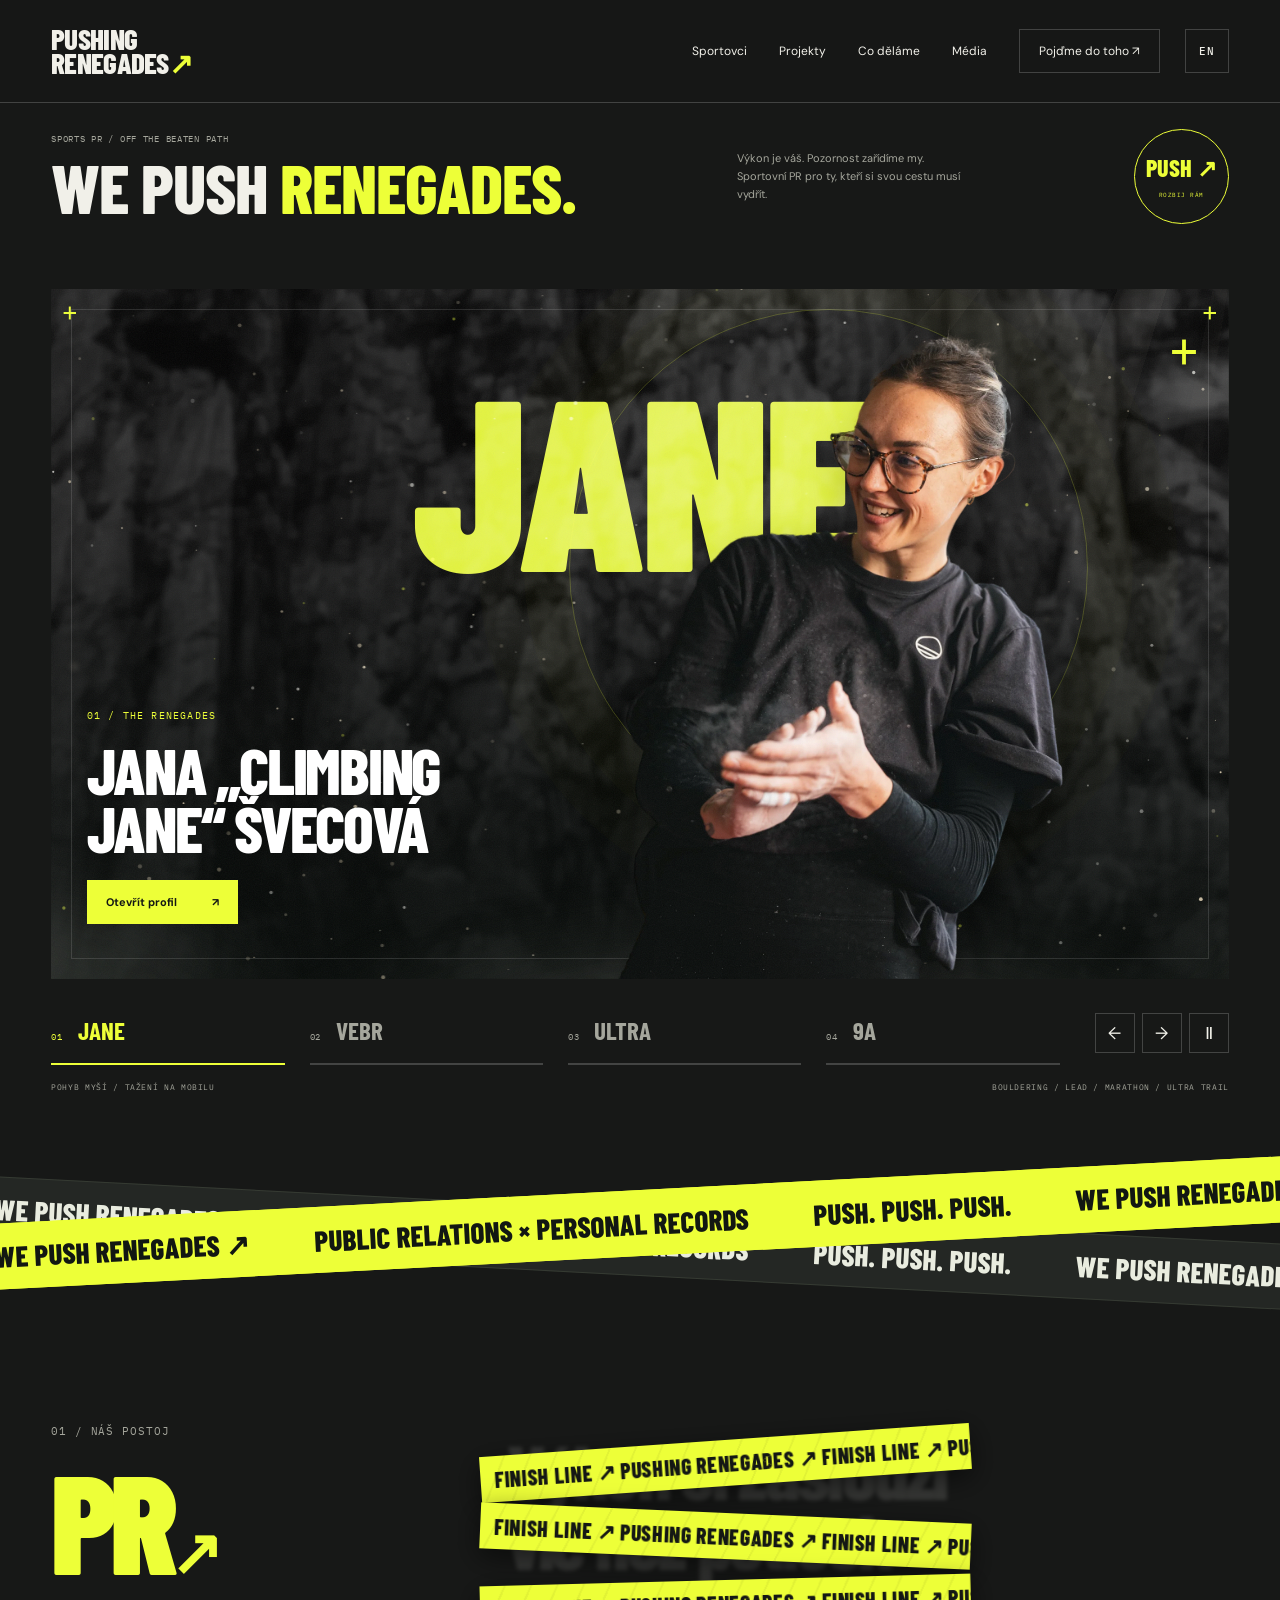
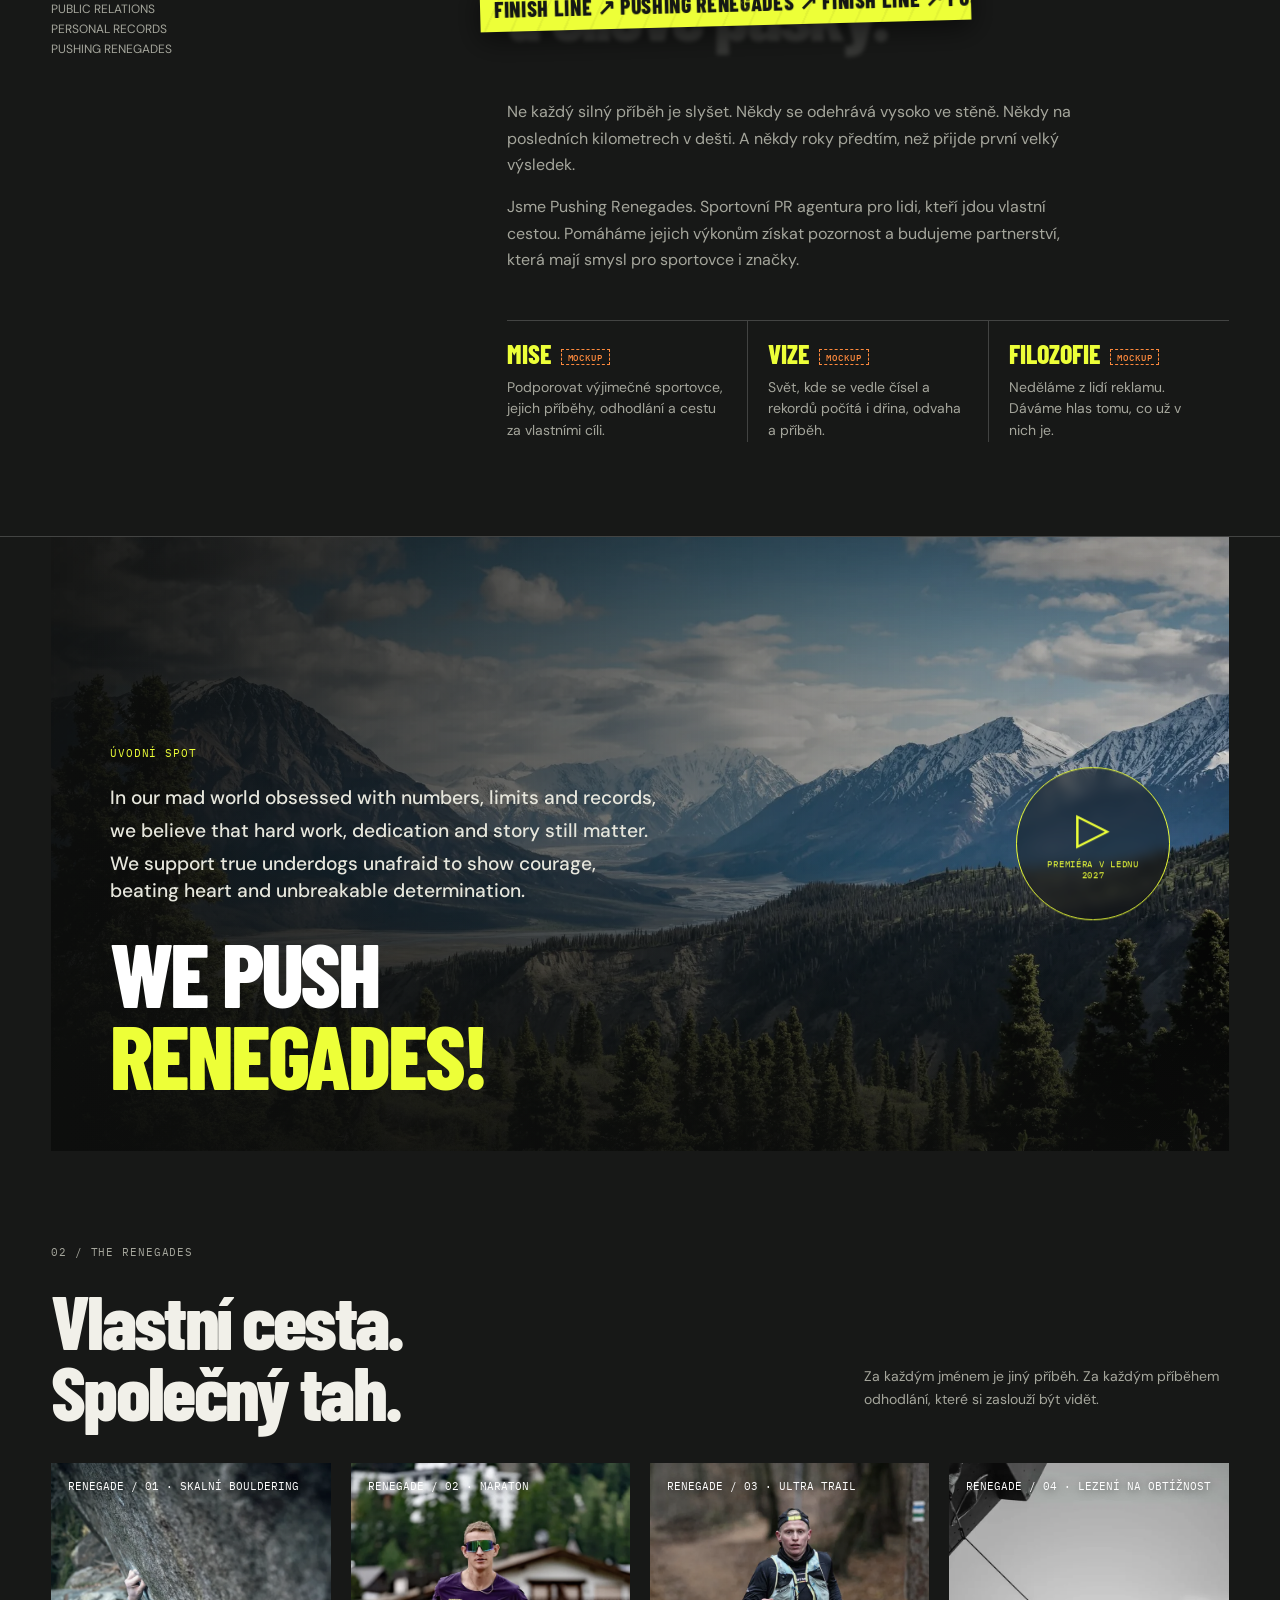
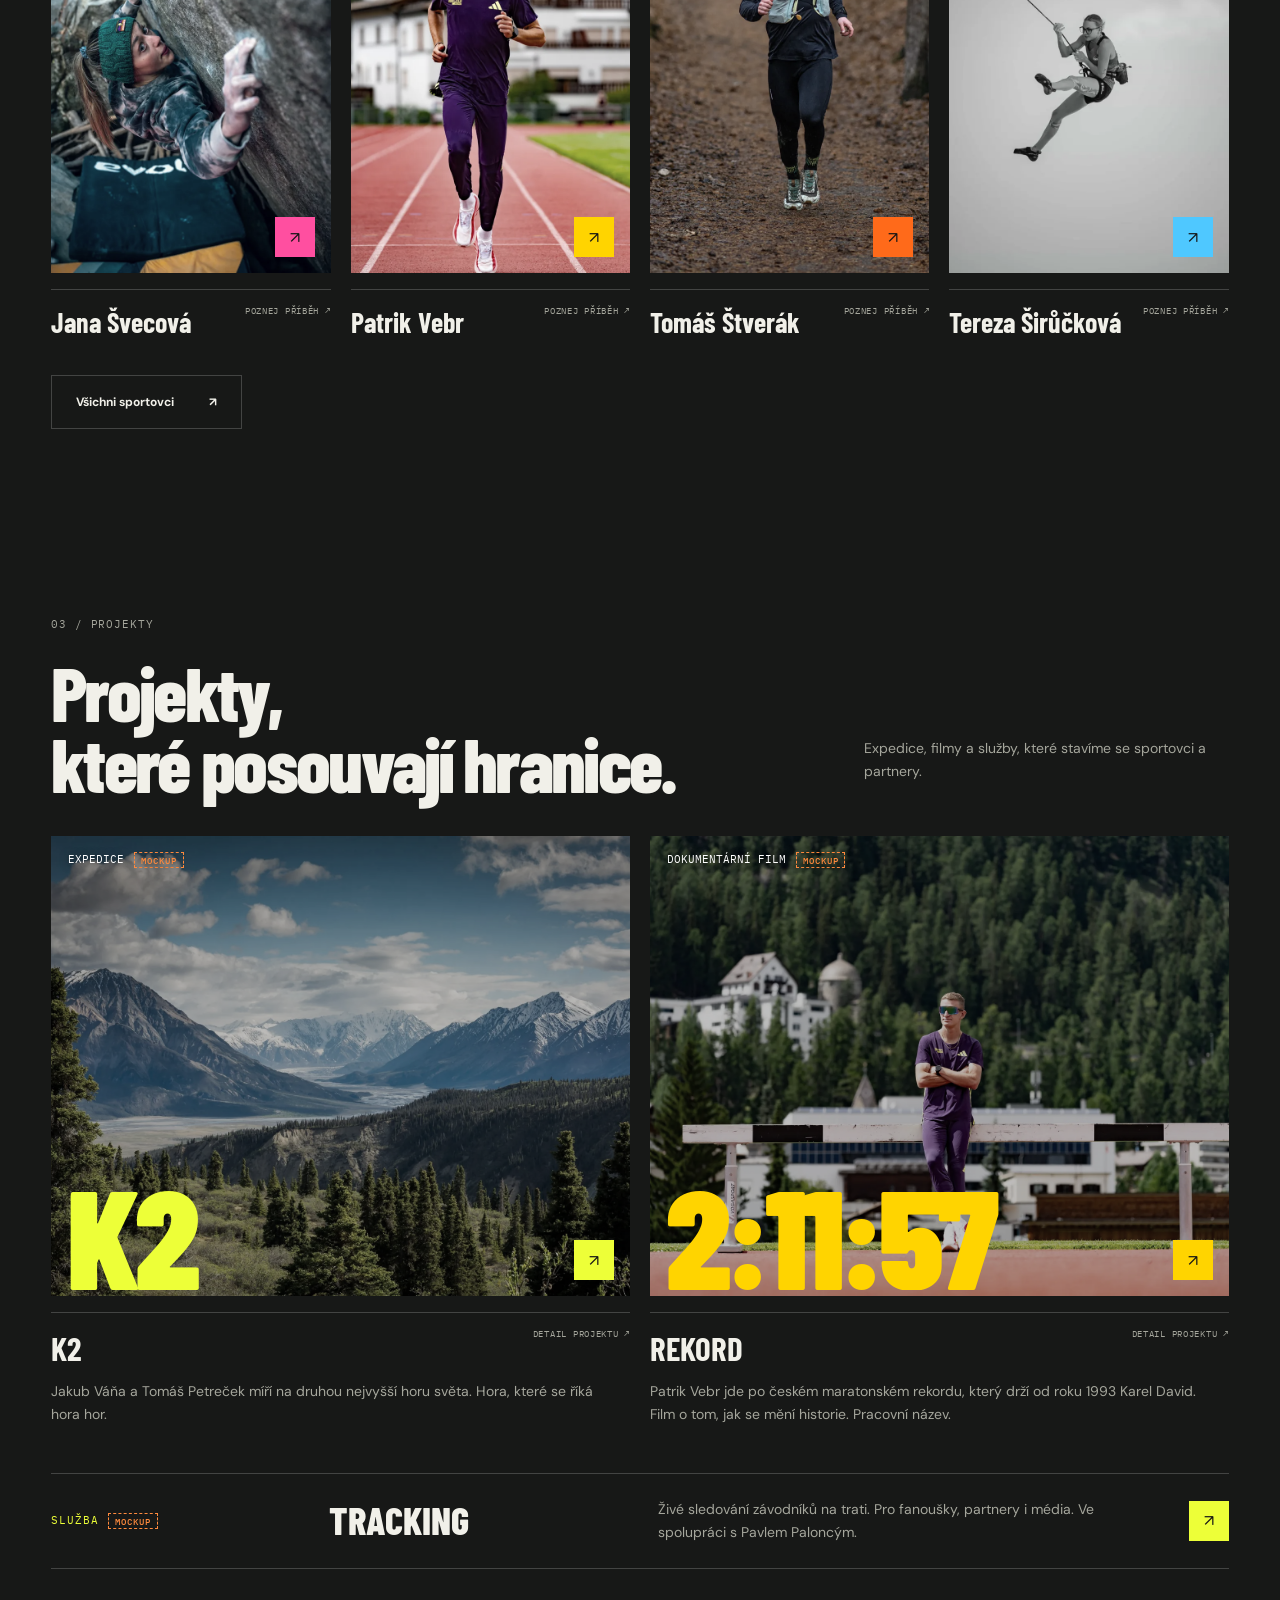
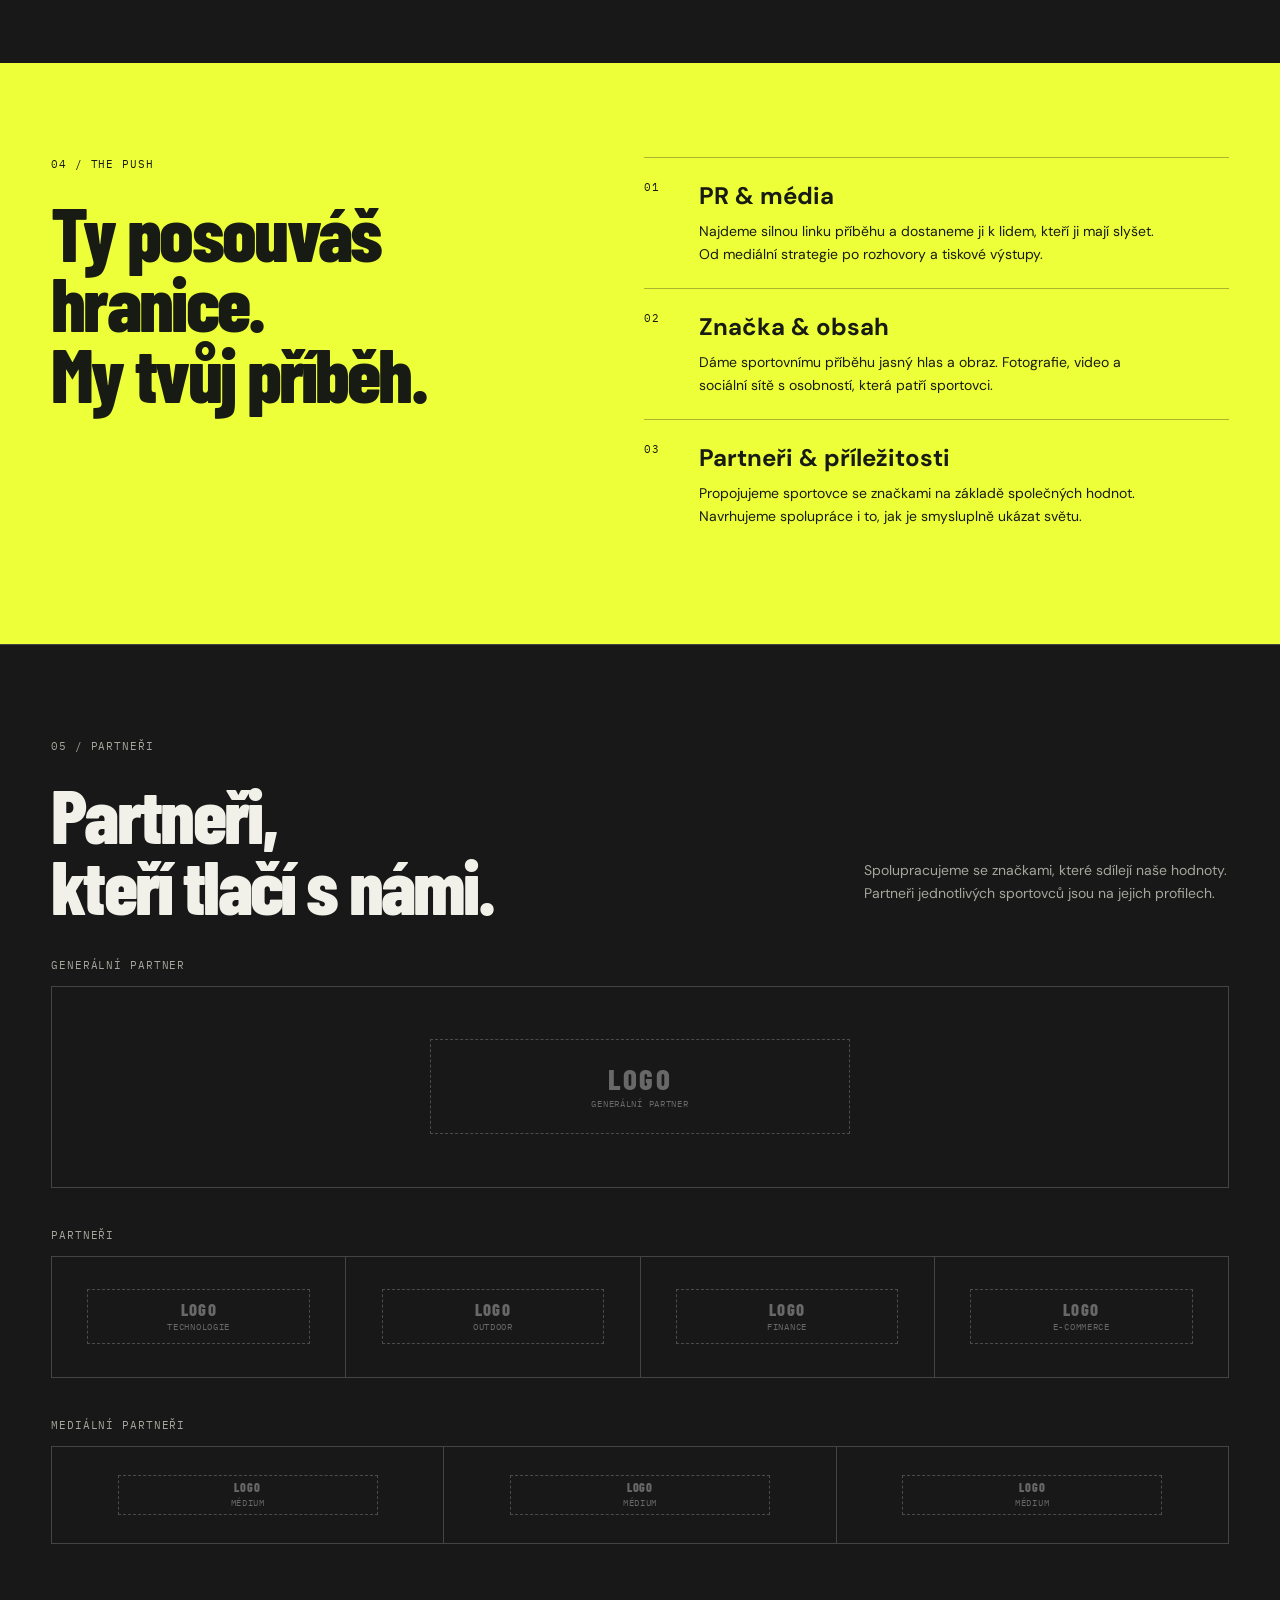
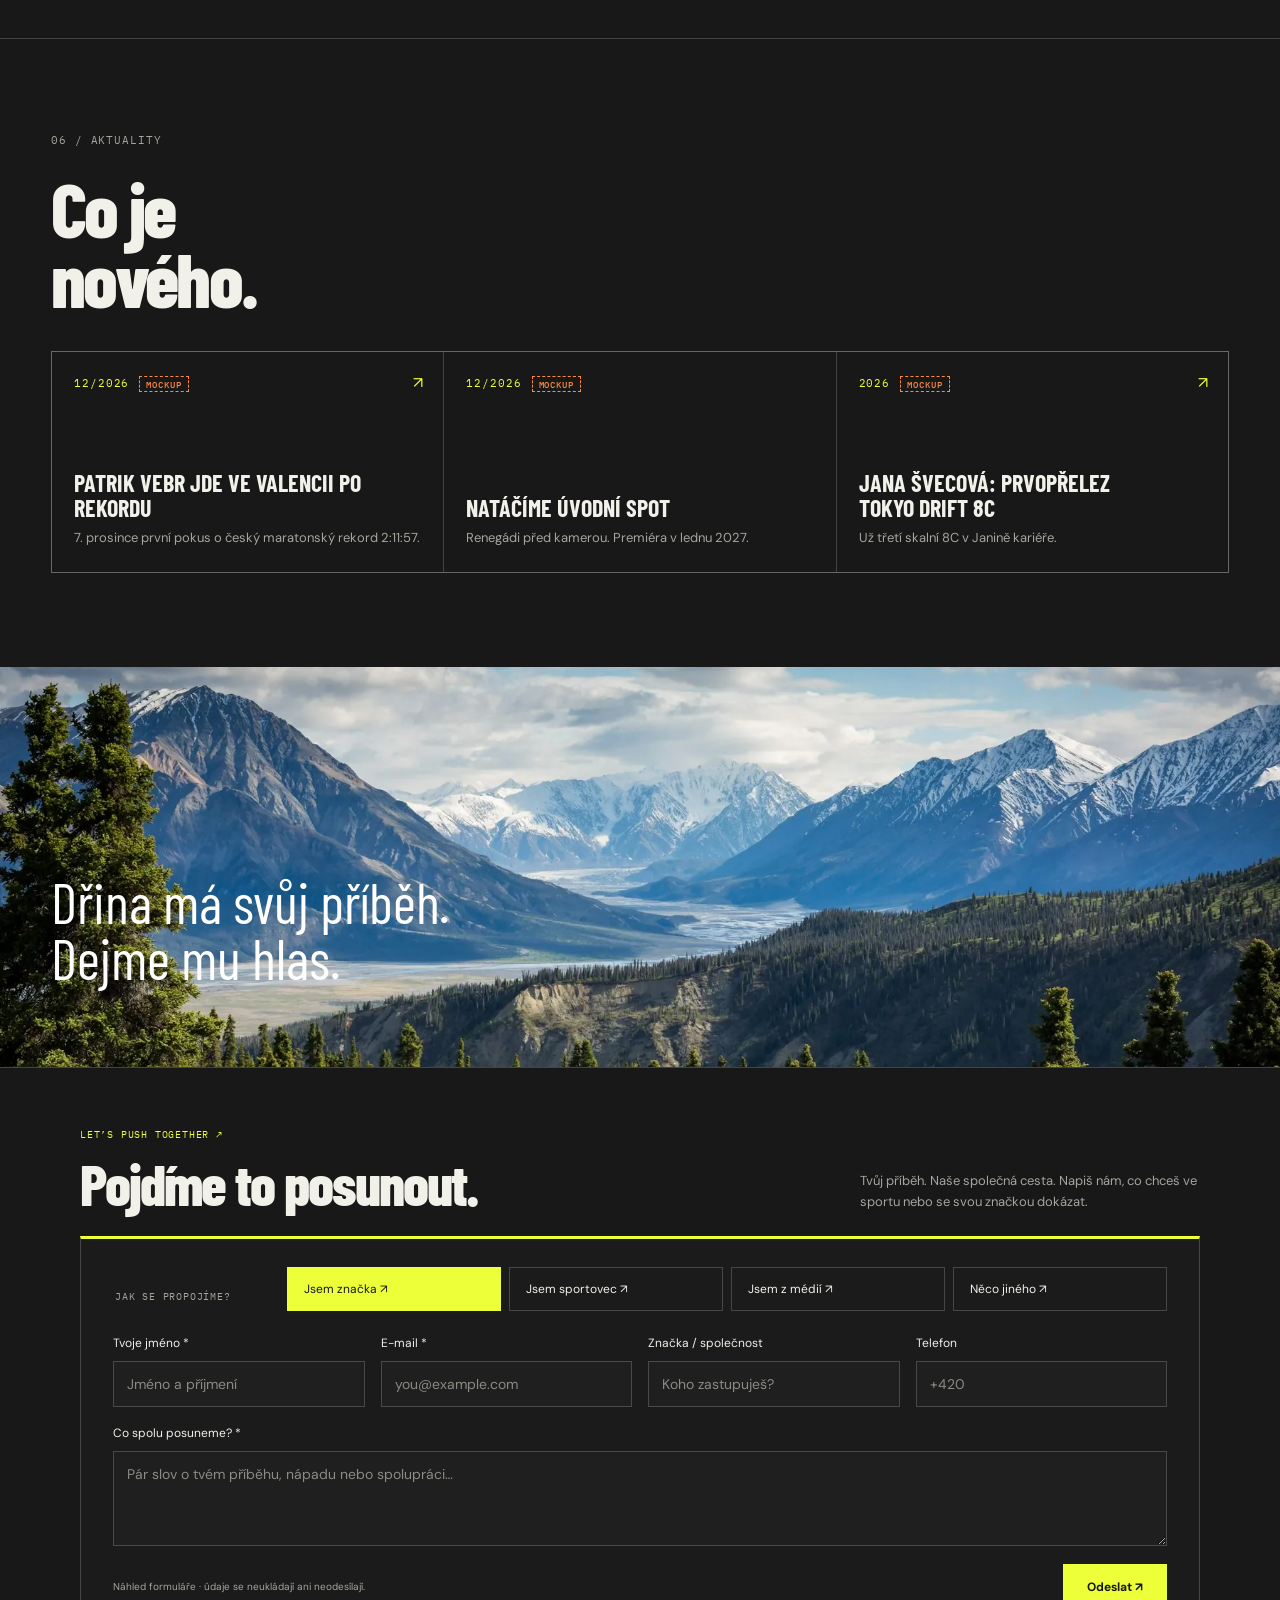
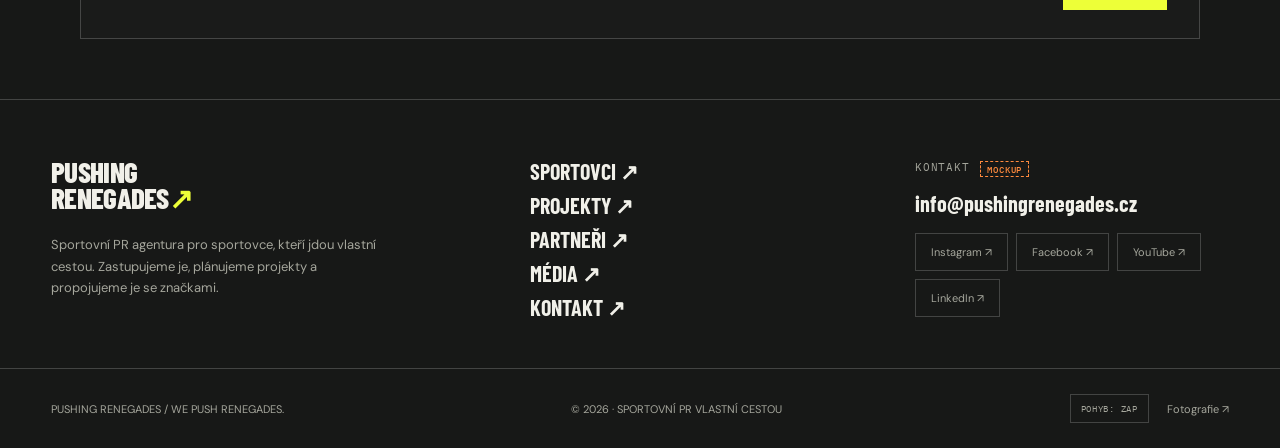
<file: web/index.html>
<!doctype html>
<html lang="cs">
<head>
  <meta charset="utf-8">
  <meta name="viewport" content="width=device-width,initial-scale=1">
  <title>Pushing Renegades</title>
  <meta name="description" content="Pushing Renegades. Sportovní PR, příběhy sportovců a partnerství se značkami.">
  <meta name="theme-color" content="#171817">
  <link rel="preconnect" href="https://fonts.googleapis.com">
  <link rel="preconnect" href="https://fonts.gstatic.com" crossorigin>
  <link rel="stylesheet" href="https://fonts.googleapis.com/css2?family=Barlow+Condensed:wght@600;700;800;900&family=DM+Sans:wght@400;500;600;700&family=IBM+Plex+Mono:wght@400;500&display=swap">
  <link rel="stylesheet" href="style.css">
</head>
<body>
  <div id="app"></div>
  <dialog id="modal"><button id="close" aria-label="Zavřít / Close">×</button><div id="modalbody"></div></dialog>
  <script src="content.js"></script>
  <script src="effects.js"></script>
  <script src="app.js"></script>
</body>
</html>
</file>
<file: web/style.css>
* {
  box-sizing: border-box;
}
html {
  scroll-behavior: smooth;
  scroll-padding-top: 95px;
}
body {
  margin: 0;
  background: var(--bg);
  color: var(--ink);
  font-family: var(--sans);
  --bg: #171817;
  --ink: #f1f0e9;
  --accent: #edff38;
  --muted: #a5a69c;
  --line: #ffffff30;
  --sans: 'DM Sans',sans-serif;
  --heading: 'Barlow Condensed',Impact,sans-serif;
}
button,
a {
  touch-action: manipulation;
}
a {
  color: inherit;
  text-decoration: none;
}
button {
  font: inherit;
  cursor: pointer;
}
button:focus-visible,
a:focus-visible {
  outline: 3px solid var(--accent);
  outline-offset: 5px;
}
button {
  color: inherit;
}
img {
  width: 100%;
  height: 100%;
  object-fit: cover;
  display: block;
}
p {
  line-height: 1.65;
}
h1,
h2,
h3,
p {
  margin-top: 0;
}
h1,
h2 {
  font-family: var(--heading);
  font-weight: 800;
  line-height: .92;
  letter-spacing: -.035em;
}
h2 {
  font-size: clamp(50px,6vw,90px);
}
h3 {
  font-size: 24px;
}
small,
.eyebrow,
.meta {
  font-family: 'IBM Plex Mono',monospace;
  font-size: 11px;
  letter-spacing: .08em;
  text-transform: uppercase;
}
.site-nav {
  display: flex;
  align-items: center;
  justify-content: space-between;
  padding: 27px 4%;
  border-bottom: 1px solid var(--line);
  gap: 25px;
}
.wordmark {
  font-family: var(--heading);
  font-size: 29px;
  font-weight: 800;
  line-height: .82;
  letter-spacing: -.025em;
}
.wordmark b {
  color: var(--accent);
}
.site-nav nav {
  display: flex;
  align-items: center;
  gap: 32px;
  font-size: 12px;
}
.nav-cta {
  border: 1px solid var(--line);
  padding: 13px 19px;
}
.button {
  display: inline-flex;
  align-items: center;
  justify-content: space-between;
  gap: 35px;
  padding: 18px 24px;
  background: var(--accent);
  color: #141714;
  border: 0;
  font-size: 12px;
  font-weight: 700;
}
.button.ghost {
  background: transparent;
  border: 1px solid var(--line);
  color: var(--ink);
}
.section {
  padding: 94px 4%;
}
.section-head {
  display: flex;
  justify-content: space-between;
  gap: 45px;
  align-items: end;
  margin-bottom: 38px;
}
.section-head p {
  max-width: 365px;
  color: var(--muted);
  font-size: 14px;
}
.eyebrow {
  display: block;
  margin-bottom: 25px;
  color: var(--muted);
}
.section-head h2 {
  margin-bottom: 0;
}
.manifesto {
  display: grid;
  grid-template-columns: 1fr 2fr;
  gap: 8%;
  border-bottom: 1px solid var(--line);
}
.manifesto h2 {
  max-width: 900px;
}
.manifesto p {
  max-width: 590px;
  color: var(--muted);
}
.manifesto .pr-stamp {
  font: 900 140px/.8 var(--heading);
  color: var(--accent);
  letter-spacing: -.06em;
}
.athletes {
  display: grid;
  grid-template-columns: repeat(3,1fr);
  gap: 30px 20px;
}
.athlete .picture {
  height: 410px;
  position: relative;
  overflow: hidden;
}
.athlete img {
  transition: transform .5s;
  filter: saturate(.65);
}
.athlete:hover img {
  transform: scale(1.035);
}
.picture .number {
  position: absolute;
  top: 16px;
  left: 17px;
  color: white;
  font-family: 'IBM Plex Mono',monospace;
  font-size: 11px;
}
.picture .arrow {
  position: absolute;
  bottom: 16px;
  right: 16px;
  width: 40px;
  height: 40px;
  background: var(--accent);
  color: #151515;
  display: grid;
  place-items: center;
}
.athlete .caption {
  border-top: 1px solid var(--line);
  margin-top: 16px;
  padding-top: 15px;
  display: flex;
  justify-content: space-between;
  gap: 15px;
}
.athlete h3 {
  font-family: var(--heading);
  font-size: 33px;
  margin: 0;
}
.athlete small {
  font-size: 9px;
  color: var(--muted);
  max-width: 100px;
}
.note {
  font-size: 11px;
  color: var(--muted);
  margin-top: 22px;
}
.services {
  background: var(--accent);
  color: #181b14;
  display: grid;
  grid-template-columns: 1fr 1.2fr;
  gap: 9%;
}
.services .eyebrow {
  color: inherit;
}
.service {
  border-top: 1px solid #16181550;
  padding: 22px 0;
  display: grid;
  grid-template-columns: 40px 1fr;
  gap: 15px;
}
.service h3 {
  margin-bottom: 9px;
}
.service p {
  font-size: 14px;
  max-width: 460px;
  margin: 0;
}
.landscape {
  height: 400px;
  position: relative;
}
.landscape p {
  position: absolute;
  bottom: 25px;
  left: 4%;
  color: #fff;
  font-family: var(--heading);
  font-size: 56px;
  line-height: 1;
}
.contact {
  display: grid;
  grid-template-columns: 1.5fr 1fr;
  gap: 10%;
  align-items: center;
}
.contact h2 {
  font-size: clamp(60px,8vw,120px);
}
.contact p {
  color: var(--muted);
}
footer {
  padding: 25px 4%;
  border-top: 1px solid var(--line);
  display: flex;
  justify-content: space-between;
  gap: 20px;
  font-size: 11px;
  color: var(--muted);
}
.profile-hero {
  display: grid;
  grid-template-columns: 1fr 1fr;
  min-height: 640px;
}
.profile-copy {
  padding: 55px 8%;
  display: flex;
  flex-direction: column;
  align-items: start;
  justify-content: space-between;
}
.profile-copy h1 {
  font-size: clamp(65px,8vw,130px);
  margin: 35px 0;
}
.profile-image {
  position: relative;
  min-height: 550px;
}
.profile-image small {
  position: absolute;
  bottom: 18px;
  left: 20px;
  color: white;
  background: #1119;
  padding: 9px;
}
.profile-copy p {
  color: var(--muted);
  max-width: 420px;
}
.socials {
  display: flex;
  gap: 8px;
  flex-wrap: wrap;
}
.socials button {
  border: 1px solid var(--line);
  background: none;
  padding: 11px 15px;
  font-size: 11px;
}
.story {
  display: grid;
  grid-template-columns: 1fr 1.4fr;
  gap: 12%;
  border-top: 1px solid var(--line);
}
.story p {
  color: var(--muted);
}
dialog {
  max-width: 900px;
  width: 90%;
  max-height: 90vh;
  border: 1px solid var(--line);
  background: var(--bg);
  color: var(--ink);
  padding: 45px;
}
dialog::backdrop {
  background: #000b;
}
dialog #close {
  position: absolute;
  top: 10px;
  right: 15px;
  background: none;
  border: 0;
  font-size: 30px;
}
dialog img {
  max-height: 70vh;
  object-fit: contain;
}
dialog h2 {
  font-size: 50px;
}
dialog p {
  max-width: 600px;
}

@media (min-width:1700px) {
  #app {
    max-width: 1800px;
    margin: auto;
  }
}

@media (max-width:900px) {
  .site-nav nav {
    gap: 15px;
  }
  .section {
    padding: 65px 5%;
  }
  .athlete .picture {
    height: 310px;
  }
  .manifesto {
    gap: 30px;
  }
  .manifesto .pr-stamp {
    font-size: 100px;
  }
  .athlete .caption {
    flex-direction: column;
  }
  .athlete small {
    max-width: none;
  }
  .profile-copy h1 {
    font-size: 70px;
  }
}

@media (max-width:600px) {
  .site-nav {
    padding: 22px 5%;
    align-items: center;
  }
  .wordmark {
    font-size: 25px;
  }
  .site-nav nav a:not(.nav-cta) {
    display: none;
  }
  .nav-cta {
    font-size: 10px;
    padding: 11px;
  }
  .section {
    padding: 60px 5%;
  }
  .section-head {
    align-items: start;
    flex-direction: column;
    gap: 20px;
  }
  .section-head p {
    margin: 0;
  }
  .manifesto,
  .services,
  .contact,
  .story {
    grid-template-columns: 1fr;
    gap: 30px;
  }
  .manifesto .pr-stamp {
    font-size: 75px;
  }
  .manifesto h2 {
    font-size: 52px;
  }
  .athletes {
    grid-template-columns: 1fr 1fr;
    gap: 28px 14px;
  }
  .athlete .picture {
    height: 240px;
  }
  .athlete h3 {
    font-size: 22px;
  }
  .athlete small {
    font-size: 8px;
  }
  .picture .arrow {
    width: 28px;
    height: 28px;
    right: 8px;
    bottom: 8px;
  }
  .picture .number {
    left: 10px;
    top: 10px;
  }
  .landscape {
    height: 300px;
  }
  .landscape p {
    font-size: 42px;
  }
  .contact h2 {
    font-size: 58px;
  }
  .profile-hero {
    grid-template-columns: 1fr;
  }
  .profile-copy {
    padding: 35px 5%;
  }
  .profile-copy h1 {
    font-size: 75px;
  }
  .profile-image {
    min-height: 400px;
    height: 400px;
  }
  footer {
    flex-direction: column;
  }
  .services h2 {
    margin-bottom: 20px;
  }
  dialog {
    padding: 40px 25px;
  }
}

@media (prefers-reduced-motion:reduce) {
  html {
    scroll-behavior: auto;
  }
  * {
    transition: none !important;
  }
}
body {
  overflow-x: hidden;
}
.button {
  transition: transform .25s,box-shadow .25s;
}
.button:hover {
  transform: translateY(-3px);
  box-shadow: 5px 5px 0 #ffffff25;
}
.showcase {
  --mx: 0;
  --my: 0;
  position: relative;
  padding: 30px 4% 16px;
  isolation: isolate;
  outline-offset: -4px;
}
.showcase-head {
  display: flex;
  align-items: center;
  justify-content: space-between;
  gap: 40px;
  margin-bottom: 26px;
}
.showcase-head .eyebrow {
  margin-bottom: 12px;
  font-size: 9px;
}
.showcase h1 {
  font-family: var(--heading);
  font-size: clamp(38px,4.3vw,68px);
  margin: 0;
  line-height: .9;
  letter-spacing: -.015em;
}
.showcase h1 em {
  color: var(--accent);
  font-style: normal;
}
.showcase-head p {
  max-width: 290px;
  font-size: 12px;
  margin: 0;
  color: var(--muted);
}
.depth-stage {
  height: clamp(460px,45vw,680px);
  position: relative;
  perspective: 1500px;
  margin-top: 40px;
}
.depth-slide {
  position: absolute;
  inset: 0;
  opacity: 0;
  visibility: hidden;
  pointer-events: none;
  transition: opacity .65s,visibility .65s;
  transform-style: preserve-3d;
}
.depth-slide.is-current {
  opacity: 1;
  visibility: visible;
  pointer-events: auto;
}
.scene-background {
  position: absolute;
  inset: 0;
  overflow: hidden;
  background: #252c25;
  clip-path: polygon(0 0,100% 0,100% 100%,0 100%);
}
.scene-background img {
  filter: brightness(.57) saturate(.42);
  transform: scale(1.09) translate(calc(var(--mx)*-15px),calc(var(--my)*-10px));
  transition: transform .7s ease-out;
}
.scene-shade {
  position: absolute;
  inset: 0;
  background: linear-gradient(0deg,#080c0ad9,transparent 65%),linear-gradient(90deg,#0005,transparent 60%);
}
.scene-lines {
  position: absolute;
  inset: 16px;
  border: 1px solid #ffffff20;
  pointer-events: none;
}
.scene-lines:before,
.scene-lines:after {
  content: '+';
  font: 26px 'IBM Plex Mono',monospace;
  position: absolute;
  top: -16px;
  color: var(--accent);
}
.scene-lines:before {
  left: -10px;
}
.scene-lines:after {
  right: -10px;
}
.scene-word {
  position: absolute;
  left: 0;
  right: 0;
  top: 9%;
  font: 900 clamp(100px,17vw,270px)/.8 var(--heading);
  text-align: center;
  letter-spacing: -.02em;
  color: var(--accent);
  transform: translate3d(calc(var(--mx)*14px),calc(var(--my)*9px),35px);
  transition: transform .7s ease-out;
  white-space: nowrap;
  opacity: .95;
}
.scene-figure {
  position: absolute;
  left: 35%;
  right: 2%;
  top: -58px;
  bottom: 0;
  pointer-events: none;
  transform: translate3d(calc(var(--mx)*38px),calc(var(--my)*22px),85px) rotateY(calc(var(--mx)*7deg));
  transition: transform .7s ease-out;
  filter: drop-shadow(15px 25px 25px #0005);
  transform-origin: 50% 80%;
}
.scene-figure img {
  object-fit: contain;
  object-position: 50% 100%;
  width: 100%;
  height: 100%;
}
.scene-copy {
  position: absolute;
  left: 3%;
  bottom: 40px;
  z-index: 4;
  max-width: 48%;
}
.scene-index {
  font: 10px 'IBM Plex Mono',monospace;
  letter-spacing: .12em;
  color: var(--accent);
}
.scene-copy h2 {
  color: #fff;
  font: 800 clamp(35px,5vw,75px)/.91 var(--heading);
  margin: 17px 0 22px;
  max-width: 500px;
  text-transform: uppercase;
}
.scene-copy .button {
  font-size: 11px;
  padding: 15px 19px;
}
.scene-grit {
  position: absolute;
  inset: 0;
  pointer-events: none;
  opacity: .08;
  background-image: url("data:image/svg+xml,%3Csvg xmlns='http://www.w3.org/2000/svg' width='140' height='140'%3E%3Cfilter id='n'%3E%3CfeTurbulence type='fractalNoise' baseFrequency='.85' numOctaves='3' stitchTiles='stitch'/%3E%3C/filter%3E%3Crect width='100%25' height='100%25' opacity='.7' filter='url(%23n)'/%3E%3C/svg%3E");
}
.scene-caption {
  position: absolute;
  bottom: 13px;
  right: 20px;
  font: 8px 'IBM Plex Mono',monospace;
  letter-spacing: .07em;
  color: #dfdfd3;
  background: #0008;
  padding: 6px;
  z-index: 5;
}
.scene-cross {
  position: absolute;
  right: 30px;
  top: 35px;
  font: 50px/1 'IBM Plex Mono',monospace;
  color: var(--accent);
}
.depth-slide.is-current .scene-copy {
  animation: copy-in .65s both;
}
.depth-slide.is-current .scene-word {
  animation: word-in .8s both;
}
.carousel-controls {
  display: flex;
  gap: 35px;
  align-items: center;
  margin-top: 23px;
}
.carousel-tabs {
  display: grid;
  grid-auto-flow: column;
  grid-auto-columns: minmax(0, 1fr);
  flex: 1;
  gap: 25px;
}
.carousel-tab {
  position: relative;
  display: flex;
  align-items: baseline;
  gap: 15px;
  padding: 13px 0 18px;
  background: none;
  border: 0;
  border-bottom: 2px solid var(--line);
  color: var(--muted);
  text-align: left;
}
.carousel-tab small {
  font-size: 9px;
}
.carousel-tab span {
  font: 700 25px var(--heading);
}
.carousel-tab.selected {
  color: var(--accent);
  border-bottom-color: var(--accent);
}
.carousel-tab i {
  position: absolute;
  bottom: -2px;
  left: 0;
  height: 2px;
  width: 100%;
  background: var(--ink);
  transform: scaleX(0);
  transform-origin: left;
}
.autoplay-on .carousel-tab.selected i {
  animation: slide-progress 6.5s linear infinite;
}
.carousel-arrows {
  display: flex;
  gap: 7px;
}
.carousel-arrows button {
  height: 40px;
  width: 40px;
  border: 1px solid var(--line);
  background: transparent;
  font-size: 17px;
}
.carousel-arrows button:hover {
  background: var(--accent);
  color: #111;
}
.interaction-hint {
  display: flex;
  justify-content: space-between;
  gap: 20px;
  font: 8px 'IBM Plex Mono',monospace;
  letter-spacing: .08em;
  color: var(--muted);
  margin: 17px 0;
}
.tapes {
  height: 155px;
  position: relative;
  margin: 32px 0 20px;
  isolation: isolate;
}
.motion-tape {
  position: absolute;
  left: -3%;
  width: 106%;
  top: 35px;
  overflow: hidden;
  transform: rotate(-3deg);
  background: var(--accent);
  color: #121712;
  border-block: 1px solid var(--accent);
  z-index: 2;
}
.tape-track {
  display: flex;
  width: max-content;
  animation: tape-scroll 30s linear infinite;
}
.tape-track>div {
  display: flex;
  align-items: center;
  gap: 65px;
  padding: 14px 32px;
  font: 800 29px var(--heading);
  white-space: nowrap;
}
.second {
  transform: rotate(3deg);
  top: 55px;
  background: #242724;
  color: #e9ecdf;
  z-index: 1;
  border-color: #5e675450;
}
.second .tape-track {
  animation-direction: reverse;
  animation-duration: 38s;
}
.motion-tape:hover .tape-track {
  animation-play-state: paused;
}
.reveal {
  opacity: 0;
  transform: translateY(24px);
  transition: opacity .75s var(--reveal-delay),transform .75s var(--reveal-delay);
}
.reveal.revealed {
  opacity: 1;
  transform: none;
}
.motion-off *,
.motion-off *:before,
.motion-off *:after {
  animation: none !important;
  transition: none !important;
}
.motion-off .reveal {
  opacity: 1;
  transform: none;
}
.motion-off .scene-figure,
.motion-off .scene-word {
  transform: none !important;
}
.motion-off .scene-background img {
  transform: scale(1.09) !important;
}
.motion-off .tape-track {
  transform: none;
}
@keyframes tape-scroll {
  to {
    transform: translateX(-50%);
  }
}
@keyframes slide-progress {
  to {
    transform: scaleX(1);
  }
}
@keyframes copy-in {
  from {
    opacity: 0;
    translate: 0 20px;
  }
  to {
    opacity: 1;
    translate: 0 0;
  }
}
@keyframes word-in {
  from {
    opacity: 0;
    translate: 35px 0;
  }
  to {
    opacity: .95;
    translate: 0 0;
  }
}

@media (max-width:900px) {
  .showcase-head {
    gap: 25px;
  }
  .showcase-head p {
    max-width: 240px;
  }
  .scene-word {
    font-size: 17vw;
  }
  .scene-figure {
    left: 30%;
    right: -3%;
  }
  .carousel-tab {
    gap: 8px;
  }
  .carousel-tab span {
    font-size: 22px;
  }
}

@media (max-width:600px) {
  .showcase {
    padding: 25px 5% 10px;
  }
  .showcase-head {
    display: block;
    margin: 0;
  }
  .showcase h1 {
    font-size: 43px;
  }
  .showcase-head .eyebrow {
    font-size: 8px;
  }
  .showcase-head p {
    font-size: 11px;
    max-width: 320px;
    margin-top: 15px;
  }
  .depth-stage {
    height: 480px;
    margin-top: 43px;
  }
  .scene-figure {
    left: 9%;
    right: -9%;
    top: -30px;
    bottom: 90px;
  }
  .scene-word {
    top: 9%;
    font-size: 21vw;
  }
  .scene-copy {
    left: 6%;
    bottom: 35px;
    max-width: 90%;
  }
  .scene-copy h2 {
    font-size: 40px;
    max-width: 300px;
    margin: 10px 0 14px;
    text-shadow: 0 2px 18px #000;
  }
  .scene-copy .button {
    padding: 12px 16px;
    font-size: 10px;
  }
  .scene-shade {
    background: linear-gradient(0deg,#080c0af5,transparent 90%);
  }
  .scene-index {
    font-size: 8px;
  }
  .scene-caption {
    bottom: 8px;
    right: 7px;
    font-size: 6px;
    padding: 5px;
  }
  .scene-cross {
    font-size: 25px;
    top: 20px;
    right: 20px;
  }
  .carousel-controls {
    gap: 15px;
    flex-wrap: wrap;
    margin-top: 10px;
  }
  .carousel-tabs {
    gap: 14px;
    flex-basis: 100%;
  }
  .carousel-tab span {
    font-size: 22px;
  }
  .carousel-tab small {
    font-size: 8px;
  }
  .carousel-arrows {
    margin-left: auto;
  }
  .carousel-arrows button {
    width: 34px;
    height: 34px;
  }
  .interaction-hint {
    margin-top: 5px;
    font-size: 7px;
  }
  .interaction-hint span:last-child {
    display: none;
  }
  .tapes {
    height: 120px;
    margin: 20px 0 0;
  }
  .tape-track>div {
    font-size: 23px;
    padding: 10px 22px;
    gap: 35px;
  }
}

@media (prefers-reduced-motion:reduce) {
  .tape-track,
  .autoplay-on .carousel-tab.selected i,
  .depth-slide.is-current .scene-copy,
  .depth-slide.is-current .scene-word {
    animation: none;
  }
  .reveal {
    opacity: 1;
    transform: none;
  }
}
html {
  scroll-padding-top: 120px;
}
.showcase.cinematic {
  padding: 26px 4% 14px;
}
.cinematic .showcase-head {
  position: relative;
  gap: 22px;
}
.cinematic .showcase-head h1 {
  font-size: clamp(45px,5.4vw,85px);
}
.cinematic .showcase-head p {
  max-width: 235px;
  font-size: 11px;
}
.cinematic .depth-stage {
  height: min(64vw,690px);
  margin-top: 65px;
}
.cinematic .scene-word {
  font-size: clamp(135px,19vw,300px);
  top: 13%;
  mix-blend-mode: screen;
}
.cinematic .scene-figure {
  top: -80px;
  left: 32%;
  right: -2%;
  transition: transform 1s cubic-bezier(.2,.7,.1,1),filter 1s;
}
.cinematic .scene-background img {
  filter: grayscale(.75) brightness(.45);
  transition: transform 1s,filter 1s;
}
.cinematic .scene-copy {
  bottom: 55px;
}
.cinema-orbit {
  position: absolute;
  right: 12%;
  top: 3%;
  width: 44%;
  aspect-ratio: 1;
  border: 1px solid #edff3838;
  border-radius: 50%;
  transform: translate3d(calc(var(--mx)*-22px),calc(var(--my)*-14px),10px);
  box-shadow: 0 0 0 45px #edff3804,0 0 0 90px #edff3803;
  z-index: 1;
  pointer-events: none;
}
.cinematic .scene-lines {
  inset: 20px;
  z-index: 1;
}
.cinematic .scene-word {
  z-index: 2;
}
.cinematic .scene-figure {
  z-index: 3;
}
.cinematic .scene-grit {
  z-index: 4;
}
.cinematic .scene-copy {
  z-index: 5;
}
.cinematic .scene-caption {
  z-index: 6;
}
.cinematic .scene-cross {
  z-index: 5;
}
#push-depth {
  width: 95px;
  min-width: 95px;
  height: 95px;
  border: 1px solid var(--accent);
  border-radius: 50%;
  background: transparent;
  color: var(--accent);
  display: flex;
  flex-direction: column;
  align-items: center;
  justify-content: center;
  gap: 8px;
  transition: background .3s,color .3s,transform .3s;
}
#push-depth span {
  font: 800 24px var(--heading);
}
#push-depth small {
  font-size: 6px;
}
#push-depth:hover,
#push-depth[aria-pressed=true] {
  background: var(--accent);
  color: #171817;
  transform: rotate(-8deg);
}
.cinematic.depth-expanded .scene-figure {
  transform: translate3d(calc(var(--mx)*52px),calc(var(--my)*30px - 12px),120px) scale(1.12);
  filter: drop-shadow(0 10px 35px #0009);
}
.cinematic.depth-expanded .scene-background img {
  transform: scale(1.2) translate(calc(var(--mx)*-22px),calc(var(--my)*-16px));
  filter: grayscale(1) brightness(.25);
}
.cinematic.depth-expanded .scene-word {
  color: transparent;
  -webkit-text-stroke: 2px #edff38;
}
.cinematic.depth-expanded .cinema-orbit {
  border-color: #edff38;
  box-shadow: 0 0 0 55px #edff3808,0 0 0 110px #edff3804;
}
.motion-off .cinema-orbit {
  transform: none;
}
.motion-off .cinematic.depth-expanded .scene-figure {
  transform: none !important;
}
.motion-off .cinematic.depth-expanded .scene-background img {
  transform: scale(1.09) !important;
}

@media (max-width:1000px) {
  .cinematic .showcase-head p {
    max-width: 190px;
  }
  .cinematic .depth-stage {
    height: 570px;
  }
}

@media (max-width:600px) {
  .cinematic .showcase-head {
    display: grid;
    grid-template-columns: 1fr 65px;
    gap: 15px;
  }
  .cinematic .showcase-head>div {
    grid-column: 1/-1;
  }
  .cinematic .showcase-head h1 {
    font-size: 45px;
  }
  .cinematic .showcase-head p {
    max-width: none;
    font-size: 11px;
    margin: 0;
  }
  #push-depth {
    height: 60px;
    width: 60px;
    min-width: 60px;
  }
  #push-depth span {
    font-size: 18px;
  }
  #push-depth small {
    font-size: 5px;
  }
  .cinematic .depth-stage {
    height: 480px;
    margin-top: 45px;
  }
  .cinematic .scene-figure {
    top: -30px;
    left: 6%;
    right: -7%;
    bottom: 90px;
  }
  .cinematic .scene-word {
    font-size: 22vw;
    top: 12%;
  }
  .cinematic .scene-copy {
    bottom: 36px;
  }
  .cinematic .scene-copy h2 {
    font-size: 39px;
  }
  .cinema-orbit {
    top: 8%;
    right: 10%;
    width: 65%;
  }
}
.roster-link {
  margin-top: 36px;
}
.roster-heading {
  display: grid;
  grid-template-columns: 2fr 1fr;
  align-items: end;
  gap: 50px;
  margin-bottom: 65px;
}
.roster-heading h1 {
  font-size: clamp(64px,8vw,130px);
  margin: 0;
}
.roster-heading em {
  font-style: normal;
  color: var(--accent);
}
.roster-heading p {
  color: var(--muted);
  max-width: 360px;
}
.roster-toolbar {
  display: flex;
  align-items: center;
  gap: 25px;
  padding: 22px 0;
  margin-bottom: 35px;
  border-block: 1px solid var(--line);
}
.roster-toolbar label {
  font: 10px 'IBM Plex Mono',monospace;
}
.roster-toolbar input {
  max-width: 420px;
  margin-left: auto;
}
.roster-toolbar span {
  font: 12px 'IBM Plex Mono',monospace;
  min-width: 55px;
  color: var(--accent);
}
[hidden] {
  display: none !important;
}
.inquiry-form {
  width: 100%;
  margin-top: 32px;
}
.inquiry-form fieldset {
  border: 0;
  margin: 0 0 28px;
  padding: 0;
}
.inquiry-form legend {
  font: 10px 'IBM Plex Mono',monospace;
  letter-spacing: .08em;
  margin-bottom: 14px;
  color: var(--muted);
}
.inquiry-types {
  display: flex;
  gap: 8px;
  flex-wrap: wrap;
}
.inquiry-types label {
  flex: 1;
  min-width: 110px;
  cursor: pointer;
  position: relative;
}
.inquiry-types input {
  position: absolute;
  opacity: 0;
  width: 1px;
  height: 1px;
}
.inquiry-types span {
  display: block;
  padding: 15px 12px;
  border: 1px solid var(--line);
  font-size: 12px;
  white-space: nowrap;
}
.inquiry-types input:checked+span {
  background: var(--accent);
  color: #171817;
  border-color: var(--accent);
}
.inquiry-types input:focus-visible+span {
  outline: 2px solid var(--ink);
  outline-offset: 4px;
}
.form-grid {
  display: grid;
  grid-template-columns: 1fr 1fr;
  gap: 22px 18px;
}
.form-grid label {
  display: flex;
  flex-direction: column;
  gap: 10px;
  font-size: 12px;
}
.form-wide {
  grid-column: 1/-1;
}
.inquiry-form input:not([type=radio]),
.inquiry-form textarea,
.roster-toolbar input {
  width: 100%;
  border: 1px solid var(--line);
  border-radius: 0;
  background: #ffffff04;
  color: var(--ink);
  font: 14px var(--sans);
  padding: 16px;
  min-height: 50px;
}
.inquiry-form textarea {
  resize: vertical;
  min-height: 125px;
}
.inquiry-form input::placeholder,
.inquiry-form textarea::placeholder,
.roster-toolbar input::placeholder {
  color: var(--muted);
  opacity: .8;
}
.inquiry-form input:focus,
.inquiry-form textarea:focus,
.roster-toolbar input:focus {
  outline: 1px solid var(--accent);
  border-color: var(--accent);
}
.form-bottom {
  display: flex;
  gap: 20px;
  align-items: center;
  justify-content: space-between;
  margin-top: 24px;
}
.form-bottom p {
  font-size: 10px !important;
  color: var(--muted);
  max-width: 230px;
  margin: 0;
}
.form-bottom .button {
  white-space: nowrap;
}
.form-status {
  color: var(--accent) !important;
  font-size: 13px !important;
  margin: 20px 0 0;
}
.form-status:empty {
  display: none;
}
.contact {
  align-items: start !important;
  border-top: 1px solid var(--line);
}
.contact>div:last-child {
  min-width: 0;
}
.contact h2 {
  position: sticky;
  top: 40px;
}

@media (max-width:800px) {
  .roster-heading {
    grid-template-columns: 1fr;
    gap: 25px;
    margin-bottom: 35px;
  }
  .roster-heading p {
    max-width: 500px;
  }
  .roster-toolbar {
    flex-wrap: wrap;
    gap: 15px;
  }
  .roster-toolbar label {
    width: 100%;
  }
  .roster-toolbar input {
    margin: 0;
    flex: 1;
  }
  .contact {
    grid-template-columns: 1fr !important;
    gap: 25px !important;
  }
  .inquiry-form {
    margin-top: 25px;
  }
}

@media (max-width:480px) {
  .form-grid {
    grid-template-columns: 1fr;
    gap: 18px;
  }
  .form-bottom {
    align-items: stretch;
    flex-direction: column;
  }
  .form-bottom p {
    max-width: 100%;
  }
  .inquiry-types {
    gap: 6px;
  }
  .inquiry-types label {
    min-width: 90px;
  }
  .inquiry-types span {
    padding: 12px 8px;
    font-size: 10px;
  }
  .roster-page {
    padding-top: 50px;
  }
}
.section.contact.contact-compact {
  display: block;
  padding: 60px 4%;
  background: var(--bg);
}
.contact-compact .contact-shell {
  max-width: 1120px;
  margin: 0 auto;
}
.contact-compact .contact-intro {
  display: flex;
  justify-content: space-between;
  align-items: end;
  gap: 40px;
  margin-bottom: 24px;
}
.contact-compact .contact-intro h2 {
  position: static;
  font-size: clamp(42px,4.5vw,68px);
  margin: 0;
  line-height: 1;
  max-width: none;
}
.contact-compact .contact-intro .eyebrow {
  font-size: 10px;
  margin-bottom: 14px;
  color: var(--accent);
}
.contact-compact .contact-intro>p {
  font-size: 13px;
  line-height: 1.6;
  color: var(--muted);
  max-width: 340px;
  margin: 0;
}
.contact-panel {
  padding: 28px 32px;
  border: 1px solid var(--line);
  border-top: 3px solid var(--accent);
  background: #ffffff03;
}
.contact-panel .inquiry-form {
  margin: 0;
}
.contact-panel .inquiry-form fieldset {
  display: flex;
  align-items: center;
  gap: 24px;
  margin-bottom: 24px;
}
.contact-panel .inquiry-form legend {
  float: left;
  margin: 0;
  min-width: 150px;
  padding-top: 15px;
}
.contact-panel .inquiry-types {
  flex: 1;
}
.contact-panel .inquiry-types span {
  padding: 13px 16px;
}
.contact-panel .form-grid {
  grid-template-columns: repeat(4,minmax(0,1fr));
  gap: 18px 16px;
}
.contact-panel .form-wide {
  grid-column: 1/-1;
}
.contact-panel .inquiry-form input:not([type=radio]) {
  padding: 13px;
  min-height: 46px;
}
.contact-panel .inquiry-form textarea {
  min-height: 95px;
  height: 95px;
  padding: 13px;
}
.contact-panel .form-bottom {
  margin-top: 18px;
}
.contact-panel .form-bottom p {
  max-width: 480px;
}
.contact-panel .form-bottom .button {
  padding: 15px 24px;
}

@media (max-width:900px) {
  .contact-panel .form-grid {
    grid-template-columns: 1fr 1fr;
  }
  .contact-compact .contact-intro {
    align-items: start;
    gap: 25px;
  }
  .contact-compact .contact-intro>p {
    max-width: 280px;
  }
  .contact-panel .inquiry-form fieldset {
    display: block;
  }
  .contact-panel .inquiry-form legend {
    float: none;
    padding: 0;
    margin-bottom: 12px;
  }
}

@media (max-width:600px) {
  .section.contact.contact-compact {
    padding: 40px 5%;
  }
  .contact-compact .contact-intro {
    display: block;
    margin-bottom: 20px;
  }
  .contact-compact .contact-intro>p {
    max-width: none;
    margin-top: 15px;
  }
  .contact-panel {
    padding: 20px 16px;
  }
  .contact-panel .inquiry-types span {
    padding: 12px 8px;
  }
  .contact-panel .form-grid {
    grid-template-columns: 1fr;
  }
  .contact-panel .form-bottom {
    flex-direction: column;
    align-items: stretch;
    gap: 14px;
  }
  .contact-panel .form-bottom .button {
    justify-content: space-between;
  }
  .contact-panel .inquiry-form textarea {
    min-height: 110px;
  }
}

/* ---------- Hlavička: přilepená, jazyk, mobilní menu ---------- */
.site-nav {
  position: sticky;
  top: 0;
  z-index: 30;
  background: color-mix(in srgb, var(--bg) 92%, transparent);
  backdrop-filter: blur(10px);
}
.site-nav nav {
  margin-left: auto;
}
.nav-tools {
  display: flex;
  align-items: center;
  gap: 8px;
}
#language,
#menu-toggle {
  height: 44px;
  min-width: 44px;
  border: 1px solid var(--line);
  background: transparent;
  font: 500 11px 'IBM Plex Mono',monospace;
  letter-spacing: .08em;
}
#language:hover {
  border-color: var(--accent);
  color: var(--accent);
}
#menu-toggle {
  display: none;
  position: relative;
}
#menu-toggle span {
  position: absolute;
  left: 13px;
  right: 13px;
  height: 2px;
  background: var(--ink);
  transition: transform .25s;
}
#menu-toggle span:first-child {
  top: 17px;
}
#menu-toggle span:last-child {
  top: 25px;
}
.menu-open #menu-toggle span:first-child {
  transform: translateY(4px) rotate(45deg);
}
.menu-open #menu-toggle span:last-child {
  transform: translateY(-4px) rotate(-45deg);
}

/* ---------- Patička ---------- */
footer {
  align-items: center;
  flex-wrap: wrap;
}
.footer-tools {
  display: flex;
  align-items: center;
  gap: 18px;
}
#motion-toggle {
  border: 1px solid var(--line);
  background: transparent;
  padding: 8px 10px;
  font: 9px 'IBM Plex Mono',monospace;
  letter-spacing: .08em;
  color: var(--muted);
}

/* ---------- Drobnosti z dřívějších inline stylů ---------- */
.manifesto .pr-stamp span {
  font-size: .45em;
}
.pr-lines {
  margin-top: 25px;
  font-size: 12px;
}
.next-athlete {
  padding-top: 0;
}
.socials a {
  border: 1px solid var(--line);
  padding: 11px 15px;
  font-size: 11px;
}
.socials a:hover {
  border-color: var(--accent);
  color: var(--accent);
}
.video-frame {
  position: relative;
  aspect-ratio: 16 / 9;
}
.video-frame iframe {
  position: absolute;
  inset: 0;
  width: 100%;
  height: 100%;
  border: 0;
}

@media (max-width: 900px) {
  #main-nav {
    display: none;
    position: absolute;
    top: 100%;
    left: 0;
    right: 0;
    flex-direction: column;
    align-items: stretch;
    gap: 0;
    padding: 10px 5% 25px;
    background: var(--bg);
    border-bottom: 1px solid var(--line);
    font-size: 15px;
  }
  .menu-open #main-nav {
    display: flex;
  }
  #main-nav a,
  .site-nav nav a:not(.nav-cta) {
    display: block;
    padding: 16px 0;
    border-bottom: 1px solid var(--line);
    font: 700 30px var(--heading);
    text-transform: uppercase;
  }
  #main-nav .nav-cta {
    margin-top: 20px;
    padding: 16px 19px;
    border: 0;
    background: var(--accent);
    color: #171817;
    font: 700 13px var(--sans);
    text-transform: none;
  }
  #menu-toggle {
    display: block;
  }
}

@media (max-width: 600px) {
  footer {
    align-items: flex-start;
  }
}

/* ---------- Atmosféra úvodu: prach, paprsky, mlha ---------- */
.scene-dust {
  position: absolute;
  inset: 0;
  width: 100%;
  height: 100%;
  pointer-events: none;
}
.scene-dust-back {
  z-index: 2;
  mix-blend-mode: screen;
}
.scene-dust-front {
  z-index: 4;
  filter: blur(1.5px);
  mix-blend-mode: screen;
}
.scene-rays {
  position: absolute;
  inset: 0;
  z-index: 1;
  pointer-events: none;
  overflow: hidden;
  mix-blend-mode: screen;
}
.scene-rays:before {
  content: '';
  position: absolute;
  top: -60%;
  right: -25%;
  width: 130%;
  height: 190%;
  background: repeating-conic-gradient(from 200deg at 85% 0%, #fff3d60f 0deg 3deg, transparent 3deg 9deg, #fff3d608 9deg 11deg, transparent 11deg 17deg);
  -webkit-mask-image: radial-gradient(ellipse 70% 60% at 80% 10%, #000 20%, transparent 75%);
  mask-image: radial-gradient(ellipse 70% 60% at 80% 10%, #000 20%, transparent 75%);
  animation: rays-sway 14s ease-in-out infinite alternate;
  transform-origin: 85% 0%;
}
.scene-fog {
  position: absolute;
  left: 0;
  right: 0;
  bottom: 0;
  height: 45%;
  z-index: 1;
  overflow: hidden;
  pointer-events: none;
}
.scene-fog i {
  position: absolute;
  bottom: -30%;
  left: -50%;
  width: 200%;
  height: 120%;
  background: radial-gradient(ellipse 22% 45% at 20% 70%, #d9dccf26, transparent 70%), radial-gradient(ellipse 28% 40% at 55% 80%, #d9dccf1f, transparent 70%), radial-gradient(ellipse 20% 50% at 85% 75%, #d9dccf22, transparent 70%);
  filter: blur(18px);
  animation: fog-drift 38s linear infinite;
}
.scene-fog i + i {
  bottom: -45%;
  opacity: .7;
  animation-duration: 56s;
  animation-direction: reverse;
}
.scene-background img {
  animation: ken-burns 22s ease-in-out infinite alternate;
}
.depth-slide.is-current .scene-figure img {
  animation: figure-in 1.1s cubic-bezier(.2,.8,.2,1) both;
}
.depth-slide.is-current .scene-rays {
  animation: rays-in 1.6s ease-out both;
}
@keyframes rays-sway {
  from {
    transform: rotate(-4deg);
    opacity: .6;
  }
  50% {
    opacity: 1;
  }
  to {
    transform: rotate(5deg);
    opacity: .75;
  }
}
@keyframes rays-in {
  from {
    opacity: 0;
  }
}
@keyframes fog-drift {
  from {
    translate: 0 0;
  }
  to {
    translate: 25% 0;
  }
}
@keyframes ken-burns {
  from {
    scale: 1;
  }
  to {
    scale: 1.07;
  }
}
@keyframes figure-in {
  from {
    opacity: 0;
    translate: 0 40px;
    filter: blur(6px);
  }
  to {
    opacity: 1;
    translate: 0 0;
    filter: blur(0);
  }
}

@media (prefers-reduced-motion: reduce) {
  .scene-rays:before,
  .scene-fog i,
  .scene-background img,
  .depth-slide.is-current .scene-figure img {
    animation: none;
  }
}

/* ---------- Cílová páska přes nadpis „Výkon si zaslouží…“ ---------- */
.finish-line {
  position: relative;
  width: fit-content;
  max-width: 100%;
  cursor: default;
}
.finish-title span {
  display: block;
  transition: opacity .7s calc(var(--i) * 120ms + 250ms), transform .8s cubic-bezier(.2,.8,.2,1) calc(var(--i) * 120ms + 250ms), filter .7s calc(var(--i) * 120ms + 250ms);
}
.finish-line.armed .finish-title span,
.finish-line.tension .finish-title span {
  opacity: .14;
  transform: translateY(10px);
  filter: blur(2px);
  transition: none;
}
.finish-line.armed {
  cursor: pointer;
}
.finish-tapes {
  position: absolute;
  inset: 0 -6%;
  pointer-events: none;
}
.finish-tape {
  position: absolute;
  left: 0;
  right: 0;
  top: var(--top);
  height: clamp(30px, 3.6vw, 50px);
  transform: rotate(var(--rot));
  filter: drop-shadow(0 8px 14px #0008);
}
.tape-half {
  position: absolute;
  inset: 0;
  display: flex;
  align-items: center;
  overflow: hidden;
  white-space: nowrap;
  background: var(--accent) repeating-linear-gradient(115deg, transparent 0 22px, #0000000d 22px 24px);
  color: #141714;
  font: 800 clamp(15px, 1.7vw, 23px) var(--heading);
  letter-spacing: .03em;
  opacity: 0;
}
.tape-half i {
  font-style: normal;
  padding-left: 14px;
}
.tape-half.left {
  transform-origin: 0 50%;
}
.tape-half.right {
  transform-origin: 100% 50%;
}
.finish-line.armed .tape-half,
.finish-line.tension .tape-half {
  opacity: 1;
}
.finish-line.armed .finish-tape {
  animation: tape-stretch-in .7s cubic-bezier(.2,.8,.2,1) both;
  animation-delay: var(--delay);
}
.finish-line.tension .finish-tape {
  animation: tape-tension .16s ease-in both;
  animation-delay: var(--delay);
}
.finish-line.torn .tape-half {
  transition: transform 1.1s cubic-bezier(.3,1.4,.4,1) var(--delay), opacity .45s ease-in calc(var(--delay) + .75s);
}
.finish-line.torn .tape-half.left {
  transform: translateX(-6%) rotate(var(--fall-l)) translateY(14px);
}
.finish-line.torn .tape-half.right {
  transform: translateX(6%) rotate(var(--fall-r)) translateY(14px);
}
.tape-fibers {
  position: absolute;
  top: 50%;
}
.tape-fibers b {
  position: absolute;
  width: 9px;
  height: 2px;
  background: var(--accent);
  opacity: 0;
}
.finish-line.torn .tape-fibers b {
  animation: fiber-fly .7s ease-out var(--delay) both;
}
@keyframes tape-stretch-in {
  from {
    clip-path: inset(0 100% 0 0);
  }
}
@keyframes tape-tension {
  50% {
    transform: rotate(var(--rot)) scaleY(.82) translateY(-2px);
  }
  to {
    transform: rotate(var(--rot)) scaleY(.88);
  }
}
@keyframes fiber-fly {
  from {
    opacity: 1;
    transform: translate(0, 0) rotate(0);
  }
  to {
    opacity: 0;
    transform: translate(var(--dx), var(--dy)) rotate(var(--r));
  }
}

/* ---------- Profil sportovce (barva sportovce přes --accent na .athlete-profile) ---------- */
.athlete-profile .eyebrow,
.athlete-profile .profile-copy small {
  color: var(--accent);
}
.athlete-profile .profile-copy > .eyebrow {
  color: var(--muted);
}
.profile-copy h1 {
  margin-bottom: 10px;
  text-transform: uppercase;
}
.nickname {
  display: block;
  font: 700 clamp(22px, 2.4vw, 34px) var(--heading);
  color: var(--accent);
  text-transform: uppercase;
  margin-bottom: 22px;
}
.profile-stats {
  display: grid;
  grid-template-columns: repeat(3, minmax(0, 1fr));
  gap: 0;
  margin: 30px 0;
  width: 100%;
  border-block: 1px solid var(--line);
}
.profile-stats div {
  padding: 20px 18px 18px 0;
}
.profile-stats div + div {
  padding-left: 18px;
  border-left: 1px solid var(--line);
}
.profile-stats dt,
.reach dt {
  font: 800 clamp(30px, 3.2vw, 48px)/1 var(--heading);
  color: var(--accent);
  letter-spacing: -.01em;
}
.profile-stats dd,
.reach dd {
  margin: 8px 0 0;
  font: 10px/1.4 'IBM Plex Mono',monospace;
  letter-spacing: .06em;
  text-transform: uppercase;
  color: var(--muted);
}
.profile-actions {
  display: flex;
  flex-wrap: wrap;
  gap: 8px;
  align-items: center;
}
.profile-actions .socials {
  margin-right: 8px;
}
.profile-image img {
  filter: saturate(.9);
}
.story blockquote {
  margin: 35px 0 0;
  padding-left: 18px;
  border-left: 3px solid var(--accent);
  font: italic 500 18px/1.4 var(--sans);
  color: var(--ink);
}
.story p {
  max-width: 640px;
}

.achievements {
  border-top: 1px solid var(--line);
}
.achievement-grid {
  list-style: none;
  margin: 0;
  padding: 0;
  display: grid;
  grid-template-columns: repeat(4, minmax(0, 1fr));
  gap: 1px;
  background: var(--line);
  border: 1px solid var(--line);
}
.achievement-grid li {
  background: var(--bg);
  padding: 26px 22px 24px;
  min-height: 190px;
  display: flex;
  flex-direction: column;
  transition: background .3s;
}
.achievement-grid li:hover {
  background: color-mix(in srgb, var(--accent) 8%, var(--bg));
}
.achievement-grid strong {
  font: 800 44px/1 var(--heading);
  color: var(--accent);
  margin-bottom: auto;
  padding-bottom: 22px;
}
.achievement-grid h3 {
  font: 700 22px/1.05 var(--heading);
  text-transform: uppercase;
  margin: 0 0 8px;
}
.achievement-grid p {
  font-size: 12px;
  line-height: 1.5;
  color: var(--muted);
  margin: 0;
}

.profile-timeline {
  border-top: 1px solid var(--line);
}
.timeline {
  list-style: none;
  margin: 0;
  padding: 0;
}
.timeline li {
  display: grid;
  grid-template-columns: minmax(140px, 1fr) 3fr;
  gap: 30px;
  padding: 26px 0;
  border-top: 1px solid var(--line);
}
.timeline-label {
  font: 800 clamp(28px, 3vw, 42px)/1 var(--heading);
  color: var(--accent);
}
.timeline h3 {
  font: 700 26px/1.05 var(--heading);
  text-transform: uppercase;
  margin: 0 0 10px;
}
.timeline p {
  margin: 0;
  color: var(--muted);
  max-width: 680px;
  font-size: 14px;
}
.impact .timeline-label {
  font-size: clamp(24px, 2.4vw, 34px);
}

.partner-offer {
  display: grid;
  grid-template-columns: 1fr 1.3fr;
  gap: 8%;
  background: var(--accent);
  color: #141714;
}
.partner-offer .eyebrow,
.partner-offer .reach dt,
.partner-offer .reach dd {
  color: #141714;
}
.partner-offer .reach dd {
  opacity: .75;
}
.reach {
  display: grid;
  grid-template-columns: repeat(2, minmax(0, 1fr));
  gap: 26px 20px;
  margin: 40px 0 0;
}
.offer-text {
  font-size: 16px;
  margin-bottom: 26px;
}
.offer-list {
  list-style: none;
  margin: 0 0 32px;
  padding: 0;
  border-top: 1px solid #14171440;
}
.offer-list li {
  padding: 13px 0 13px 28px;
  border-bottom: 1px solid #14171440;
  position: relative;
  font-size: 14px;
}
.offer-list li:before {
  content: '↗';
  position: absolute;
  left: 0;
  font-weight: 700;
}
.partner-offer .button {
  background: #141714;
  color: var(--accent);
}
.partner-logos {
  display: flex;
  flex-wrap: wrap;
  gap: 12px;
  margin-bottom: 30px;
}
.partner-logos > * {
  border: 1px solid #14171440;
  padding: 14px 18px;
}
.partner-logos .partner-logo {
  height: 40px;
  width: auto;
  object-fit: contain;
}

.gallery {
  display: grid;
  grid-template-columns: repeat(4, minmax(0, 1fr));
  grid-auto-rows: 280px;
  gap: 12px;
}
.gallery button {
  padding: 0;
  border: 0;
  position: relative;
  overflow: hidden;
  background: #222;
}
/* 6 fotek = 4 sloupce × 2 řady: 1. a 4. fotka jsou na výšku přes dva řádky */
.gallery button:nth-child(6n+1),
.gallery button:nth-child(6n+4) {
  grid-row: span 2;
}
.gallery img {
  transition: transform .6s, filter .6s;
  filter: saturate(.85);
}
.gallery button:hover img {
  transform: scale(1.04);
  filter: none;
}
.gallery .play {
  position: absolute;
  inset: 0;
  display: grid;
  place-items: center;
  color: #fff;
  font-size: 45px;
  background: #0003;
}

@media (max-width: 1000px) {
  .gallery {
    grid-template-columns: repeat(3, minmax(0, 1fr));
  }
  .gallery button:nth-child(6n+4) {
    grid-row: auto;
  }
  .achievement-grid {
    grid-template-columns: repeat(2, minmax(0, 1fr));
  }
  .partner-offer {
    grid-template-columns: 1fr;
    gap: 30px;
  }
}
@media (max-width: 600px) {
  .profile-stats {
    grid-template-columns: 1fr;
  }
  .profile-stats div,
  .profile-stats div + div {
    padding: 14px 0;
    border-left: 0;
  }
  .profile-stats div + div {
    border-top: 1px solid var(--line);
  }
  .achievement-grid {
    grid-template-columns: 1fr;
  }
  .achievement-grid li {
    min-height: 0;
  }
  .timeline li {
    grid-template-columns: 1fr;
    gap: 10px;
  }
  .gallery {
    grid-template-columns: 1fr 1fr;
    grid-auto-rows: 180px;
  }
  .gallery button:nth-child(6n+4) {
    grid-row: auto;
  }
}

@media (max-width: 600px) {
  .cinematic .scene-figure {
    left: 22%;
  }
  .cinematic .scene-copy h2 {
    text-shadow: 0 2px 18px #000a;
  }
  #push-depth span {
    font-size: 15px;
    white-space: nowrap;
  }
  #push-depth small {
    display: none;
  }
}
.picture .number {
  text-transform: uppercase;
  text-shadow: 0 1px 8px #0009;
}

/* ---------- Postava zůstává uvnitř fotky: nic nepřesahuje rám ----------
   Slide je plochý (bez 3D), pořadí vrstev řídí z-index: pozadí < prach < postava < text. */
.depth-stage {
  overflow: hidden;
}
.depth-slide {
  transform-style: flat;
}
.cinematic .scene-figure {
  top: 5%;
  bottom: 0;
}
@media (max-width: 600px) {
  .cinematic .scene-figure {
    top: 8%;
    bottom: 0;
    left: 18%;
    right: -6%;
  }
}

/* ---------- Úvod profilu: scéna jako na hlavní stránce ---------- */
.profile-back {
  display: flex;
  justify-content: space-between;
  gap: 20px;
  padding: 26px 4% 0;
}
.profile-back .eyebrow {
  margin: 0;
}
.profile-stage {
  --mx: 0;
  --my: 0;
  position: relative;
  padding: 18px 4% 0;
}
.profile-stage .depth-stage {
  height: clamp(560px, 58vw, 780px);
  margin-top: 0;
}
.profile-stage .scene-word {
  color: var(--accent);
  top: 8%;
}
.profile-stage .scene-figure {
  left: 40%;
  right: 0;
}
.profile-stage .scene-lines:before,
.profile-stage .scene-lines:after,
.profile-stage .scene-cross {
  color: var(--accent);
}
.profile-stage .cinema-orbit {
  border-color: color-mix(in srgb, var(--accent) 30%, transparent);
}
.profile-scene-copy {
  max-width: 46%;
  bottom: 48px;
}
.profile-scene-copy .scene-index {
  color: var(--accent);
}
.profile-scene-copy h1 {
  color: #fff;
  font: 800 clamp(54px, 7.4vw, 124px)/.86 var(--heading);
  text-transform: uppercase;
  letter-spacing: -.02em;
  margin: 16px 0 6px;
  text-shadow: 0 4px 30px #0008;
}
.profile-scene-copy .nickname {
  margin-bottom: 14px;
}
.profile-scene-copy p {
  color: #e6e6dc;
  font-size: 15px;
  max-width: 440px;
  margin: 0 0 24px;
  text-shadow: 0 2px 14px #000a;
}
.profile-scene-copy .socials a {
  background: #0006;
  backdrop-filter: blur(6px);
  border-color: #ffffff40;
  color: #fff;
}
.profile-stats-band {
  padding: 0 4%;
}
.profile-stats-band .profile-stats {
  margin: 0;
  border-top: 0;
}
.profile-stats-band .profile-stats dt {
  font-size: clamp(36px, 4.4vw, 64px);
}
.story-photo {
  margin: 40px 0 0;
  max-width: 420px;
  aspect-ratio: 4 / 5;
  overflow: hidden;
  position: relative;
}
.story-photo:after {
  content: '';
  position: absolute;
  inset: 0;
  box-shadow: inset 0 0 0 1px #ffffff1a;
  border-bottom: 4px solid var(--accent);
}

/* ---------- Úspěchy: ikona, obrysové číslo v pozadí, hover ---------- */
.achv {
  position: relative;
  overflow: hidden;
  isolation: isolate;
}
.achievement-grid li.achv {
  min-height: 230px;
  padding: 24px 22px 22px;
}
.achv-ghost {
  position: absolute;
  right: -8px;
  bottom: -26px;
  z-index: -1;
  font: 800 150px/1 var(--heading);
  letter-spacing: -.04em;
  white-space: nowrap;
  color: transparent;
  -webkit-text-stroke: 1px #ffffff14;
  transition: transform .6s cubic-bezier(.2,.8,.2,1), -webkit-text-stroke-color .4s;
}
.achv-top {
  display: flex;
  justify-content: space-between;
  align-items: flex-start;
  gap: 12px;
  margin-bottom: auto;
  padding-bottom: 26px;
}
.achievement-grid .achv-top strong {
  margin: 0;
  padding: 0;
  font-size: 40px;
  text-align: right;
}
.achv-icon {
  width: 54px;
  height: 54px;
  flex: none;
  fill: none;
  stroke: var(--accent);
  stroke-width: 3;
  stroke-linecap: square;
  stroke-linejoin: miter;
  transform: rotate(-6deg);
  transition: transform .5s cubic-bezier(.3,1.5,.5,1);
}
.achv-icon text {
  fill: var(--accent);
  stroke: none;
  font: 800 19px var(--heading);
}
.achv.is-gold .achv-icon circle {
  fill: color-mix(in srgb, var(--accent) 22%, transparent);
}
.achv:hover .achv-icon {
  transform: rotate(4deg) scale(1.12);
}
.achv:hover .achv-ghost {
  transform: translate(-12px, -8px);
  -webkit-text-stroke-color: color-mix(in srgb, var(--accent) 45%, transparent);
}
.achv:before {
  content: '';
  position: absolute;
  left: 0;
  top: 0;
  height: 3px;
  width: 100%;
  background: var(--accent);
  transform: scaleX(0);
  transform-origin: left;
  transition: transform .5s cubic-bezier(.2,.8,.2,1);
}
.achv:hover:before {
  transform: scaleX(1);
}
/* ikona se „nakreslí“, když karta vjede na obrazovku */
.achv.reveal .achv-icon :is(path, polyline, polygon, circle) {
  stroke-dasharray: 1;
  stroke-dashoffset: 1;
}
.achv.reveal.revealed .achv-icon :is(path, polyline, polygon, circle) {
  animation: icon-draw 1.1s cubic-bezier(.6,0,.2,1) forwards;
  animation-delay: calc(var(--reveal-delay) + .25s);
}
.achv.reveal .achv-icon text {
  opacity: 0;
  transition: opacity .4s calc(var(--reveal-delay) + 1s);
}
.achv.reveal.revealed .achv-icon text {
  opacity: 1;
}
@keyframes icon-draw {
  to { stroke-dashoffset: 0; }
}

@media (max-width: 900px) {
  .profile-stage .scene-figure {
    left: 30%;
  }
  .profile-scene-copy {
    max-width: 62%;
  }
}
@media (max-width: 600px) {
  .profile-back {
    padding: 18px 5% 0;
  }
  .profile-stage {
    padding: 14px 5% 0;
  }
  .profile-stage .depth-stage {
    height: 640px;
  }
  .profile-stage .scene-word {
    font-size: 24vw;
    top: 7%;
  }
  .profile-stage .scene-figure {
    top: 10%;
    bottom: 34%;
    left: 8%;
    right: -4%;
    -webkit-mask-image: linear-gradient(#000 78%, transparent);
    mask-image: linear-gradient(#000 78%, transparent);
  }
  .profile-scene-copy {
    max-width: none;
    left: 6%;
    right: 6%;
    bottom: 28px;
  }
  .profile-scene-copy h1 {
    font-size: 54px;
  }
  .profile-scene-copy p {
    font-size: 13px;
    margin-bottom: 18px;
  }
  .achievement-grid li.achv {
    min-height: 0;
  }
  .achv-ghost {
    font-size: 110px;
  }
}
@media (prefers-reduced-motion: reduce) {
  .achv.reveal .achv-icon :is(path, polyline, polygon, circle) {
    stroke-dashoffset: 0;
  }
}
.profile-scene-copy .scene-index {
  text-transform: uppercase;
}
.achv-icon {
  stroke-width: 3.4;
}

/* ---------- Moje cesta: velká fotka vlevo, text vpravo ---------- */
.story-with-photo {
  grid-template-columns: 5fr 7fr;
  gap: 7%;
  align-items: start;
}
.story-with-photo .story-photo {
  margin: 0;
  max-width: none;
  aspect-ratio: 4 / 5;
  position: sticky;
  top: 130px;
}
.story-text h2 {
  margin-bottom: 36px;
}
.story-text p {
  max-width: 600px;
  font-size: 16px;
}
.story-text p:first-of-type {
  color: var(--ink);
  font-size: 19px;
  line-height: 1.55;
}
.story-text blockquote {
  margin-top: 40px;
  max-width: 600px;
  font-size: 22px;
}
@media (max-width: 600px) {
  .story-with-photo {
    grid-template-columns: 1fr;
    gap: 34px;
  }
  .story-with-photo .story-photo {
    position: static;
    aspect-ratio: 1 / 1;
  }
  .story-text p:first-of-type {
    font-size: 17px;
  }
}

/* =====================================================================
   Rozšíření 11/2026: projekty, partneři, úvodní spot, aktuality, média.
   Používá stávající prvky (karty, scéna, časová osa, žlutý blok) –
   tady jsou jen nové drobnosti.
   ===================================================================== */

/* ---------- Štítek MOCKUP (vypíná brand.showDrafts v content.js) ---------- */
.draft-tag {
  display: inline-block;
  margin-left: 10px;
  padding: 3px 6px 2px;
  border: 1px dashed currentColor;
  font: 500 9px/1 'IBM Plex Mono',monospace;
  letter-spacing: .1em;
  color: #ff8a3d;
  vertical-align: middle;
  text-transform: uppercase;
}

/* ---------- Logo agentury (až bude) ---------- */
.wordmark.has-logo {
  display: block;
}
.brand-logo {
  width: auto;
  height: 44px;
  object-fit: contain;
}

/* ---------- Mise / vize / filozofie pod postojem ---------- */
.pillars {
  display: grid;
  grid-template-columns: repeat(3, minmax(0, 1fr));
  margin: 46px 0 0;
  border-top: 1px solid var(--line);
}
.pillars div {
  padding: 20px 20px 0 0;
}
.pillars div + div {
  padding-left: 20px;
  border-left: 1px solid var(--line);
}
.pillars dt {
  font: 800 26px/1 var(--heading);
  text-transform: uppercase;
  color: var(--accent);
  margin-bottom: 10px;
}
.pillars dd {
  margin: 0;
  font-size: 14px;
  line-height: 1.55;
  color: var(--muted);
}

/* ---------- Video pás: úvodní spot / video projektu ---------- */
.film-band {
  padding: 0 4%;
}
.film-frame {
  position: relative;
  height: clamp(460px, 48vw, 720px);
  overflow: hidden;
  background: #0d0e0d;
}
.film-frame > img {
  position: absolute;
  inset: 0;
  filter: saturate(.7) contrast(1.05);
}
.film-shade {
  position: absolute;
  inset: 0;
  background: linear-gradient(90deg, #0d0e0dee 0%, #0d0e0d99 45%, #0d0e0d22 100%), linear-gradient(0deg, #0d0e0dcc, transparent 50%);
}
.film-copy {
  position: absolute;
  left: 5%;
  bottom: 9%;
  max-width: 640px;
}
.film-copy .eyebrow {
  color: var(--accent);
}
.film-copy p {
  margin: 0 0 6px;
  font: 500 clamp(16px, 1.5vw, 21px)/1.4 var(--sans);
  color: #e6e6dc;
}
.film-copy h2 {
  margin: 26px 0 0;
  font-size: clamp(54px, 7vw, 110px);
  color: #fff;
}
.film-copy h2 em,
.project-word em {
  font-style: normal;
  color: var(--accent);
}
.film-play {
  position: absolute;
  right: 5%;
  top: 50%;
  transform: translateY(-50%);
  width: clamp(110px, 12vw, 170px);
  aspect-ratio: 1;
  border-radius: 50%;
  border: 1px solid var(--accent);
  background: #0d0e0d66;
  backdrop-filter: blur(6px);
  color: var(--accent);
  display: grid;
  place-items: center;
  align-content: center;
  gap: 8px;
  transition: background .3s, color .3s;
}
.film-play span {
  font-size: clamp(34px, 3.4vw, 48px);
  line-height: 1;
}
.film-play small {
  font-size: 9px;
  max-width: 80%;
  text-align: center;
}
.film-play:hover {
  background: var(--accent);
  color: #141714;
}
.video-frame.is-vertical {
  aspect-ratio: 9 / 16;
  max-height: 80vh;
  margin: auto;
}

/* ---------- Projekty: velké karty + řádky ---------- */
.project-grid {
  display: grid;
  grid-template-columns: repeat(2, minmax(0, 1fr));
  gap: 30px 20px;
}
.project-card .picture {
  height: clamp(380px, 36vw, 520px);
}
.project-card .picture img {
  filter: saturate(.6) brightness(.75);
}
.project-word {
  position: absolute;
  left: 16px;
  right: 16px;
  bottom: 6px;
  font: 900 clamp(80px, 11vw, 190px)/.8 var(--heading);
  letter-spacing: -.04em;
  color: var(--accent);
  white-space: nowrap;
  overflow: hidden;
  pointer-events: none;
}
.project-card h3 {
  text-transform: uppercase;
}
.project-tagline {
  margin: 12px 0 0;
  max-width: 560px;
  color: var(--muted);
  font-size: 14px;
}
.project-rows {
  margin-top: 46px;
  border-top: 1px solid var(--line);
}
.project-row {
  display: grid;
  grid-template-columns: minmax(140px, 1fr) minmax(0, 1.2fr) minmax(0, 2fr) 40px;
  gap: 26px;
  align-items: center;
  padding: 24px 0;
  border-bottom: 1px solid var(--line);
  transition: background .3s;
}
.project-row small {
  color: var(--accent);
}
.project-row h3 {
  margin: 0;
  font: 800 clamp(30px, 3vw, 44px)/1 var(--heading);
  text-transform: uppercase;
}
.project-row p {
  margin: 0;
  color: var(--muted);
  font-size: 14px;
}
.project-row .arrow {
  width: 40px;
  height: 40px;
  display: grid;
  place-items: center;
  background: var(--accent);
  color: #151515;
}
.project-row:hover {
  background: color-mix(in srgb, var(--accent) 6%, transparent);
}
/* scéna projektu bez výřezu postavy: text může být širší */
.profile-stage.no-figure .profile-scene-copy {
  max-width: 60%;
}
.profile-stage.no-figure .scene-word {
  color: transparent;
  -webkit-text-stroke: 2px var(--accent);
}
.team .timeline-label a:hover {
  text-decoration: underline;
}

/* ---------- Loga partnerů ----------
   Každé logo má stejný rámeček; výšku loga řídí --logo-h podle úrovně a --k (dorovnání
   poměru stran, počítá app.js). Loga jsou jednobarevná bílá, výjimka: color: true. */
.partners-section {
  border-top: 1px solid var(--line);
}
.logo-tier + .logo-tier {
  margin-top: 40px;
}
.logo-tier .eyebrow {
  margin-bottom: 14px;
}
.logo-wall {
  --logo-h: 44px;
  --slot-h: 120px;
  --min-w: 220px;
  list-style: none;
  margin: 0;
  padding: 0;
  display: grid;
  grid-template-columns: repeat(auto-fill, minmax(min(100%, var(--min-w, 220px)), 1fr));
  border-top: 1px solid var(--line);
  border-left: 1px solid var(--line);
}
.logo-wall.logo-general {
  --logo-h: 76px;
  --slot-h: 200px;
  --min-w: 100%;
}
.logo-wall.logo-media {
  --logo-h: 32px;
  --slot-h: 96px;
  --min-w: 170px;
}
.logo-wall li {
  border-right: 1px solid var(--line);
  border-bottom: 1px solid var(--line);
}
/* ≤ 4 loga (5 u mediálních) vyplní celou šířku řádku */
.logo-wall:not(.logo-media):has(> li:nth-child(-n+4):last-child),
.logo-wall.logo-media:has(> li:nth-child(-n+5):last-child) {
  grid-template-columns: repeat(auto-fit, minmax(min(100%, var(--min-w, 220px)), 1fr));
}
.footer-brand .wordmark {
  color: var(--ink);
}
.project-page .film-band {
  padding-bottom: 94px;
}
.logo-slot {
  height: var(--slot-h);
  padding: 18px 12%;
  display: grid;
  place-items: center;
  transition: background .3s;
}
a.logo-slot:hover {
  background: color-mix(in srgb, var(--accent) 7%, var(--bg));
}
.logo-img {
  width: auto;
  height: calc(var(--logo-h) * var(--k, 1));
  max-width: 100%;
  max-height: calc(var(--slot-h) - 36px);
  object-fit: contain;
  filter: brightness(0) invert(1);
  opacity: .82;
  transition: opacity .3s;
}
.logo-img.logo-color {
  filter: none;
  opacity: 1;
}
a.logo-slot:hover .logo-img {
  opacity: 1;
}
.logo-placeholder {
  width: 100%;
  height: calc(var(--logo-h) * 1.25);
  max-width: 260px;
  border: 1px dashed #ffffff38;
  display: grid;
  place-items: center;
  align-content: center;
  gap: 4px;
  color: #ffffff59;
}
.logo-placeholder b {
  font: 800 calc(var(--logo-h) * .38)/1 var(--heading);
  letter-spacing: .08em;
}
.logo-placeholder small {
  font-size: 9px;
}
.logo-general .logo-placeholder {
  max-width: 420px;
}

/* ---------- Aktuality ---------- */
.news-section {
  border-top: 1px solid var(--line);
}
.news-grid {
  list-style: none;
  margin: 0;
  padding: 0;
  display: grid;
  grid-template-columns: repeat(auto-fit, minmax(240px, 1fr));
  gap: 1px;
  background: var(--line);
  border: 1px solid var(--line);
}
.news-grid li {
  background: var(--bg);
}
.news-grid li > * {
  display: flex;
  flex-direction: column;
  height: 100%;
  min-height: 220px;
  padding: 24px 22px;
  position: relative;
  transition: background .3s;
}
.news-grid small {
  color: var(--accent);
  margin-bottom: auto;
  padding-bottom: 30px;
}
.news-grid h3 {
  font: 700 24px/1.05 var(--heading);
  text-transform: uppercase;
  margin: 0 0 8px;
  padding-right: 40px;
}
.news-grid p {
  margin: 0;
  font-size: 13px;
  line-height: 1.5;
  color: var(--muted);
}
.news-grid .arrow {
  position: absolute;
  top: 20px;
  right: 20px;
  color: var(--accent);
}
.news-grid a:hover {
  background: color-mix(in srgb, var(--accent) 7%, var(--bg));
}

/* ---------- Média ---------- */
.media-page {
  padding-bottom: 30px;
}
.media-email {
  display: inline-block;
  margin-top: 10px;
  font: 800 clamp(26px, 3vw, 44px)/1 var(--heading);
  border-bottom: 3px solid currentColor;
  word-break: break-all;
}
.inline-link {
  color: var(--accent);
  white-space: nowrap;
}
.faq-section {
  border-top: 1px solid var(--line);
}
.faq {
  border-top: 1px solid var(--line);
}
.faq details {
  border-bottom: 1px solid var(--line);
}
.faq summary {
  list-style: none;
  cursor: pointer;
  display: flex;
  align-items: center;
  gap: 20px;
  padding: 24px 0;
  font: 700 clamp(22px, 2.2vw, 30px)/1.1 var(--heading);
  text-transform: uppercase;
}
.faq summary::-webkit-details-marker {
  display: none;
}
.faq summary > span:last-child {
  margin-left: auto;
  color: var(--accent);
  font-size: 34px;
  transition: transform .3s;
}
.faq details[open] summary > span:last-child {
  transform: rotate(45deg);
}
.faq summary:hover {
  color: var(--accent);
}
.faq details p {
  margin: 0 0 26px;
  max-width: 720px;
  color: var(--muted);
}

/* ---------- Patička ---------- */
footer.site-footer {
  display: block;
  padding: 0;
}
.footer-main {
  display: grid;
  grid-template-columns: 1.3fr 1fr 1fr;
  gap: 6%;
  padding: 60px 4% 50px;
}
.footer-brand p {
  margin: 22px 0 0;
  max-width: 340px;
  font-size: 13px;
}
.footer-links {
  display: flex;
  flex-direction: column;
  gap: 12px;
  font: 700 22px/1 var(--heading);
  text-transform: uppercase;
  color: var(--ink);
}
.footer-links a:hover,
.footer-email:hover {
  color: var(--accent);
}
.footer-contact .eyebrow {
  margin-bottom: 14px;
}
.footer-email {
  display: block;
  font: 700 22px/1.1 var(--heading);
  color: var(--ink);
  margin-bottom: 18px;
}
.footer-bottom {
  display: flex;
  justify-content: space-between;
  align-items: center;
  flex-wrap: wrap;
  gap: 20px;
  padding: 25px 4%;
  border-top: 1px solid var(--line);
}

@media (max-width: 900px) {
  .pillars {
    grid-template-columns: 1fr;
  }
  .pillars div + div {
    padding-left: 0;
    border-left: 0;
    border-top: 1px solid var(--line);
  }
  .pillars div {
    padding-bottom: 18px;
  }
  .project-row {
    grid-template-columns: 1fr 40px;
    gap: 8px 16px;
  }
  .project-row small,
  .project-row p {
    grid-column: 1;
  }
  .project-row .arrow {
    grid-column: 2;
    grid-row: 1 / span 3;
  }
  .footer-main {
    grid-template-columns: 1fr 1fr;
  }
  .footer-brand {
    grid-column: 1 / -1;
  }
  .profile-stage.no-figure .profile-scene-copy {
    max-width: 80%;
  }
}
@media (max-width: 600px) {
  .film-band {
    padding: 0;
  }
  .film-frame {
    height: 600px;
  }
  .film-shade {
    background: linear-gradient(0deg, #0d0e0df2 0%, #0d0e0daa 55%, #0d0e0d33 100%);
  }
  .film-copy {
    left: 6%;
    right: 6%;
    bottom: 32px;
  }
  .film-copy p {
    font-size: 15px;
  }
  .film-play {
    top: 26%;
    right: auto;
    left: 50%;
    transform: translate(-50%, -50%);
  }
  .project-grid {
    grid-template-columns: 1fr;
  }
  .project-card .picture {
    height: 420px;
  }
  .project-word {
    font-size: 30vw;
  }
  .logo-wall,
  .logo-wall.logo-media {
    --min-w: 150px;
    --slot-h: 96px;
  }
  .logo-wall {
    --logo-h: 36px;
  }
  .logo-wall.logo-general {
    --min-w: 100%;
    --slot-h: 150px;
    --logo-h: 56px;
  }
  .logo-wall.logo-media {
    --logo-h: 28px;
  }
  .news-grid li > * {
    min-height: 0;
  }
  .footer-main {
    grid-template-columns: 1fr;
    gap: 36px;
    padding: 46px 5% 40px;
  }
  .footer-bottom {
    flex-direction: column;
    align-items: flex-start;
    padding: 22px 5%;
  }
  .profile-stage.no-figure .profile-scene-copy {
    max-width: none;
  }
}
.project-card small {
  max-width: 140px;
  text-align: right;
}
@media (max-width: 600px) {
  .film-copy p br {
    display: none;
  }
}

/* 4 sportovci = 4 karty v řadě (na menších obrazovkách platí původní mřížka) */
@media (min-width: 1001px) {
  .athletes:has(> .athlete:nth-child(4):last-child) {
    grid-template-columns: repeat(4, minmax(0, 1fr));
  }
  .athletes:has(> .athlete:nth-child(4):last-child) .athlete h3 {
    font-size: 28px;
  }
}
</file>
